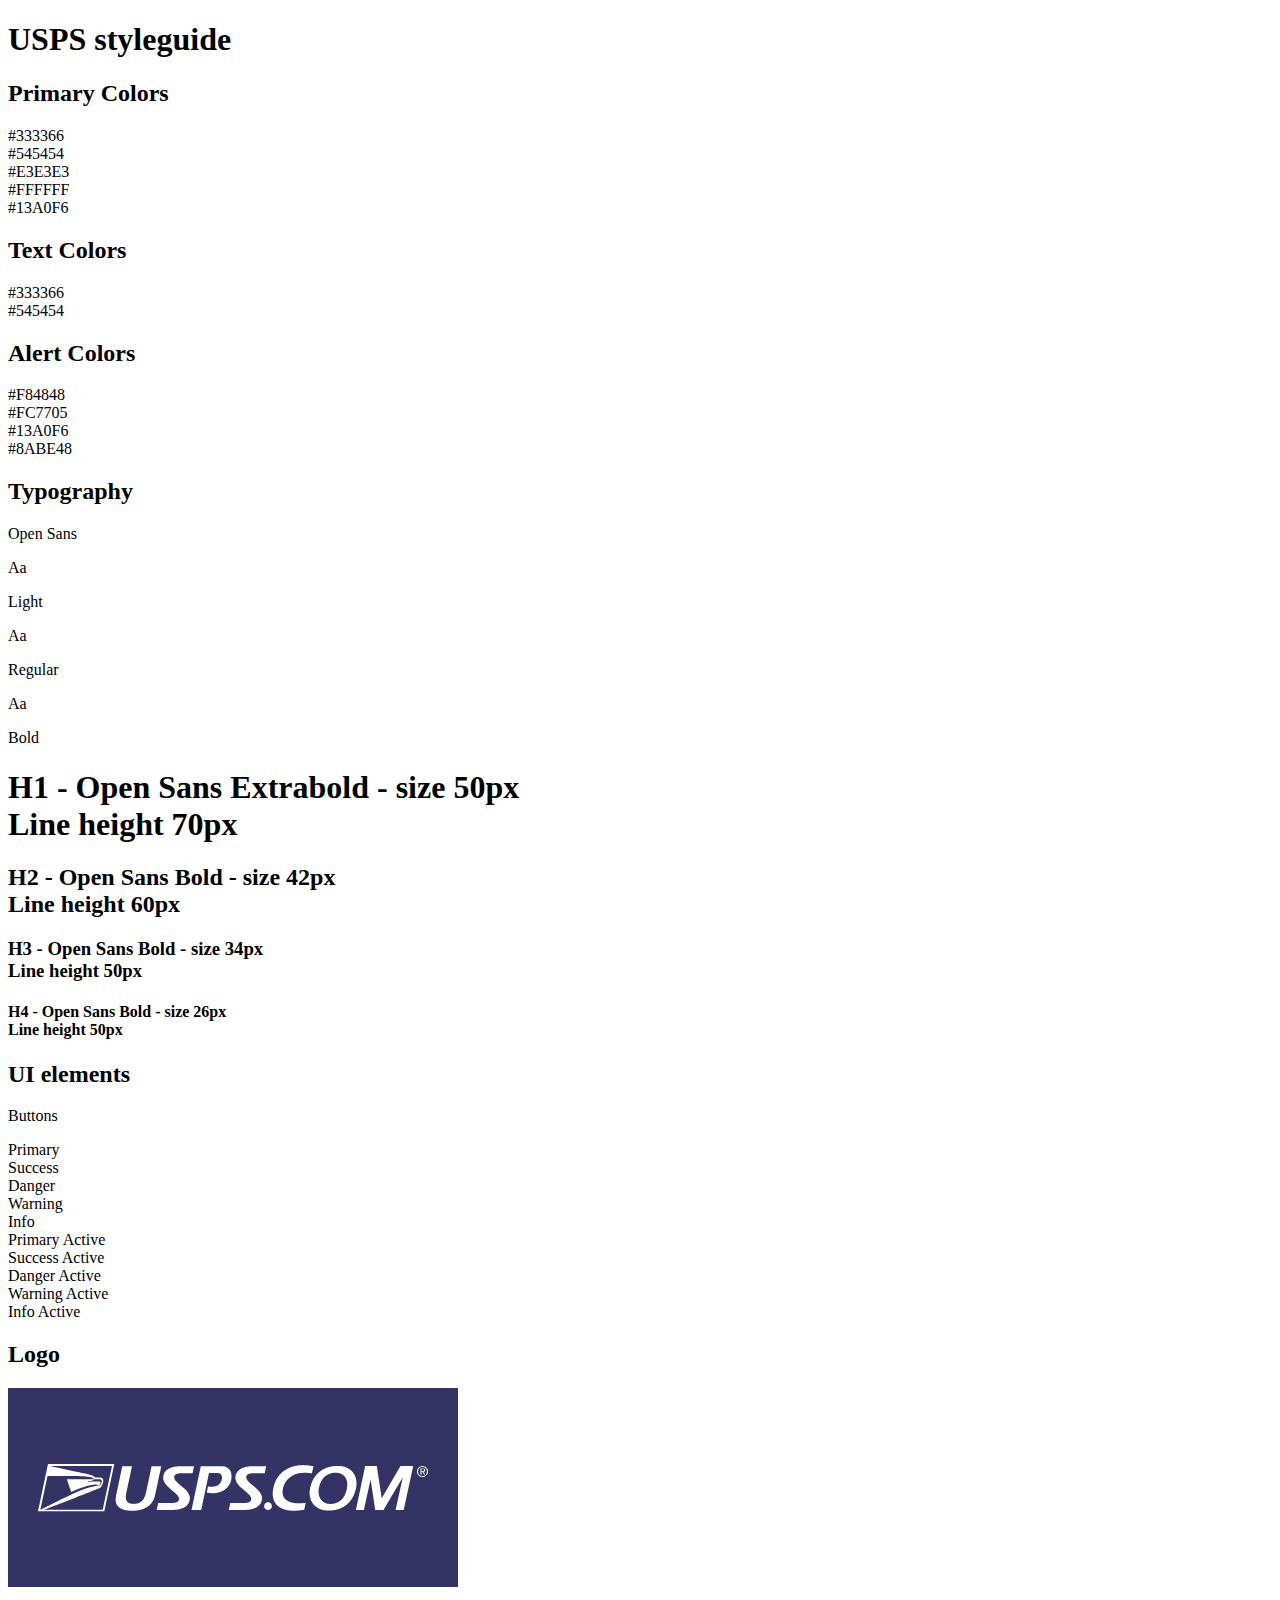
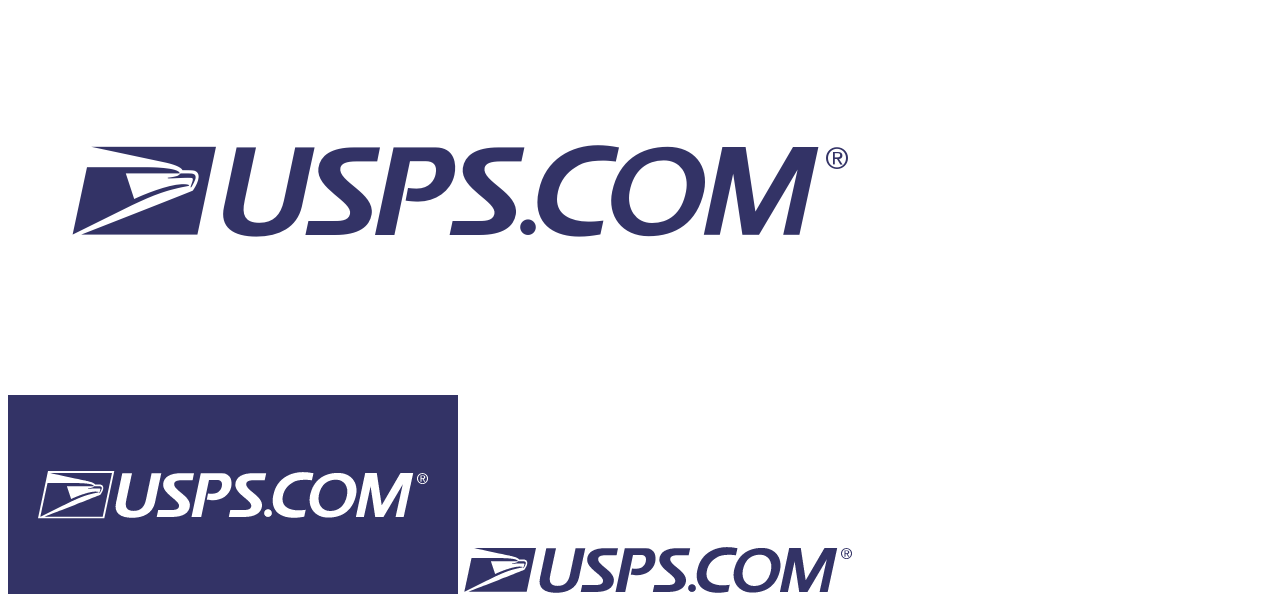
<file: 01_Containers_Structure/solved/index.html>
<!DOCTYPE html>
<html>
<head>
  <title>USPS Style Guide</title>
  <link href="css/style.css" rel="stylesheet" type="text/css">
</head>
<body>
<section class="header"></section>
<section class="colorPalette">
  <h1 id="pageTopic">USPS styleguide</h1>
  <h2 class="sectionHead">Primary Colors</h2>
  <div class="colorContainer">
    <div class="swatch darkBlue"></div>
    <div class="hexCode">#333366</div>
  </div>
  <div class="colorContainer">
    <div class="swatch darkGrey"></div>
    <div class="hexCode">#545454</div>
  </div>
  <div class="colorContainer">
    <div class="swatch lightGrey"></div>
    <div class="hexCode">#E3E3E3</div>
  </div>
  <div class="colorContainer">
    <div class="swatch white"></div>
    <div class="hexCode">#FFFFFF</div>
  </div>
  <div class="colorContainer">
    <div class="swatch lightBlue"></div>
    <div class="hexCode">#13A0F6</div>
  </div>

  <h2 class="sectionHead">Text Colors</h2>
  <div class="colorContainer">
    <div class="swatch darkBlue"></div>
    <div class="hexCode">#333366</div>
  </div>
  <div class="colorContainer">
    <div class="swatch darkGrey"></div>
    <div class="hexCode">#545454</div>
  </div>

  <h2 class="sectionHead">Alert Colors</h2>
  <div class="colorContainer">
    <div class="swatch red"></div>
    <div class="hexCode">#F84848</div>
  </div>
  <div class="colorContainer">
    <div class="swatch orange"></div>
    <div class="hexCode">#FC7705</div>
  </div>
  <div class="colorContainer">
    <div class="swatch lightBlue"></div>
    <div class="hexCode">#13A0F6</div>
  </div>
  <div class="colorContainer">
    <div class="swatch lightGreen"></div>
    <div class="hexCode">#8ABE48</div>
  </div>
</section>
<section class="typography">
  <h2 class="sectionHead">Typography</h2>
  <p>Open Sans</p>
  <div class="type_container">
  <p class="large light">Aa</p>
  <p>Light</p>
  </div>

  <div class="type_container">
  <p class="large regular">Aa</p>
  <p>Regular</p>
  </div>

  <div class="type_container">
  <p class="large bold">Aa</p>
  <p>Bold</p>
  </div>

  <h1>H1 - Open Sans Extrabold - size 50px <br>Line height 70px</h1>
  <h2>H2 - Open Sans Bold - size 42px <br>Line height 60px</h2>
  <h3>H3 - Open Sans Bold - size 34px <br>Line height 50px</h3>
  <h4>H4 - Open Sans Bold - size 26px <br>Line height 50px</h4>
</section>
<section class="uiElements">
    <h2 class="sectionHead">UI elements</h2>
    <p>Buttons</p>
    <div class="buttonContain">
      <div class="button primary">Primary</div>
      <div class="button success">Success</div>
      <div class="button danger">Danger</div>
      <div class="button warning">Warning</div>
      <div class="button info">Info</div>
    </div>
    <div class="buttonContain">
      <div class="button primaryActive">Primary Active</div>
      <div class="button successActive">Success Active</div>
      <div class="button dangerActive">Danger Active</div>
      <div class="button warningActive">Warning Active</div>
      <div class="button infoActive">Info Active</div>
    </div>
</section>
<section class="imagery">
<h2 class="sectionHead">Logo</h2>
<img src="images/Logo-dark.png">
<img src="images/Logo-light.png">
<img src="images/Logo-dark1.png">
<img src="images/Logo-light-1.png">
</section>
</body>
</html>
</file>
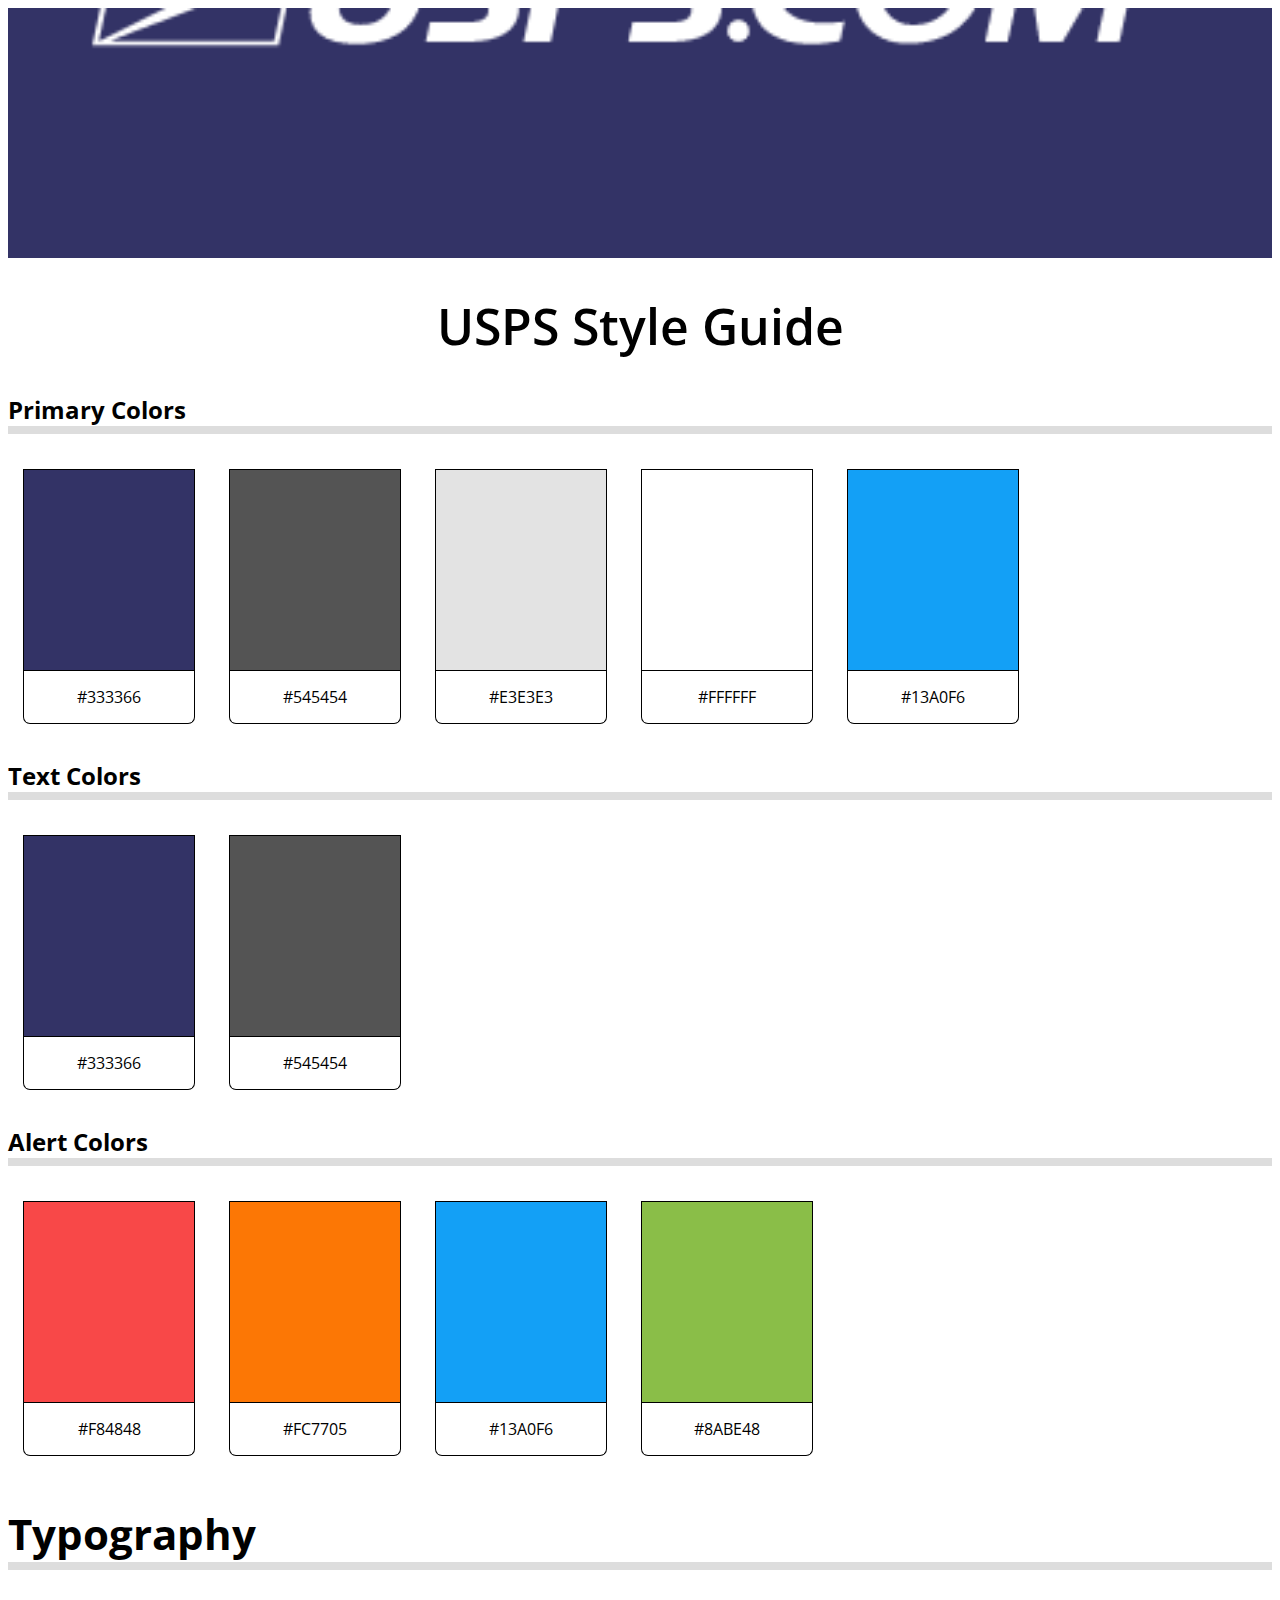
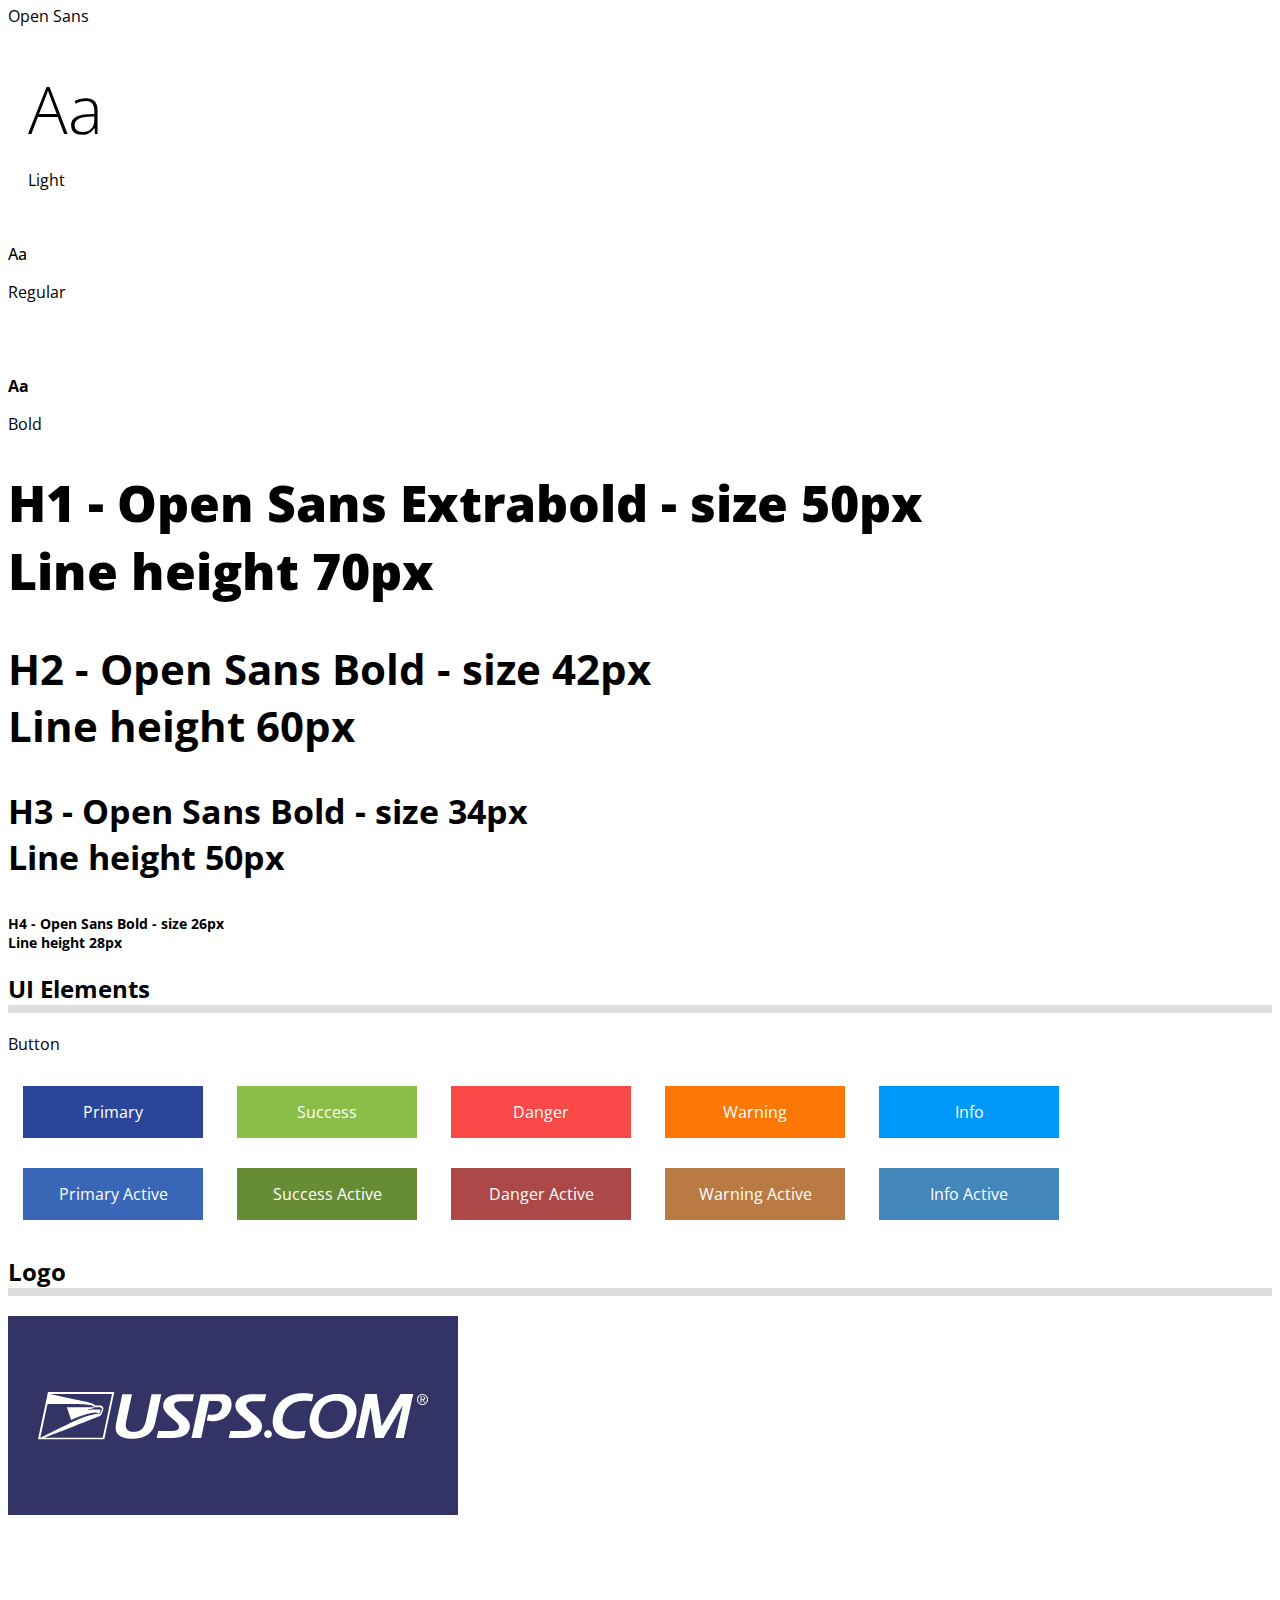
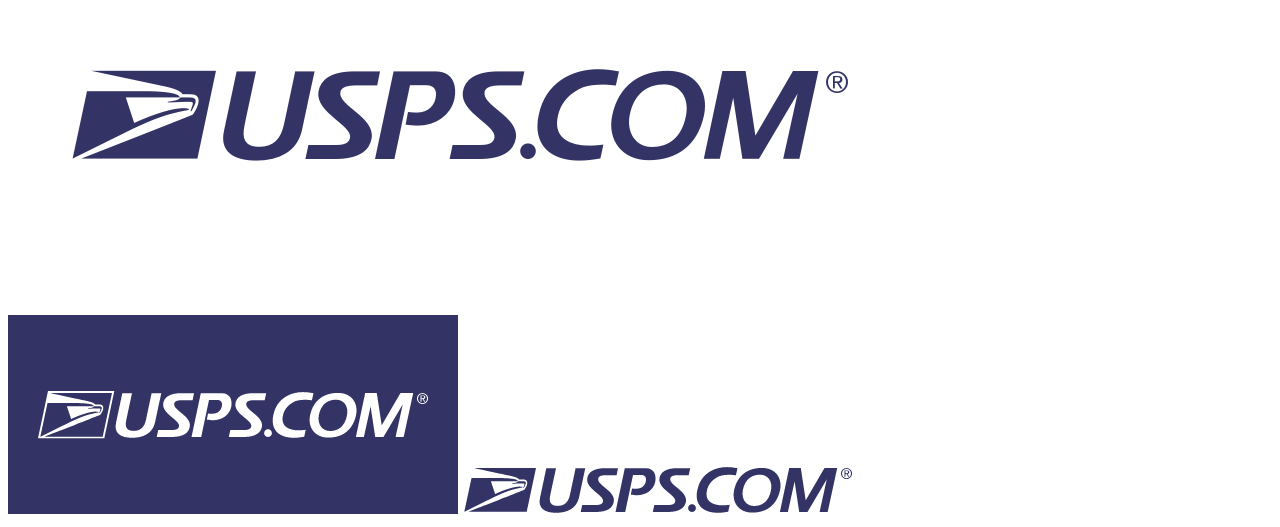
<file: 01_Containers_Structure/unsolved/index.html>
<html>
<head>
  <link rel="stylesheet" href="css\style.css">
  <title>USPS Style Guide</title>
  <link href="https://fonts.googleapis.com/css2?family=Open+Sans&display=swap" rel="stylesheet">
  <link href="css/style.css" rel="stylesheet" type="text/css">
</head>
<body>
<!-- Header section here -->
<section class="header">
</section>

<!-- Color Palette section -->
<section class="colorPalette">
  <h1 id="pageTopic">USPS Style Guide</h1>
  <h2 class="sectionHead">Primary Colors</h2>

  <div class="colorContainer">
    <div class="swatch darkBlue"></div>
    <div class="hexCode">#333366</div>
  </div>

  <div class="colorContainer">
    <div class="swatch darkGrey"></div>
    <div class="hexCode">#545454</div>
  </div>

  <div class="colorContainer">
    <div class="swatch lightGrey"></div>
    <div class="hexCode">#E3E3E3</div>
  </div>

  <div class="colorContainer">
    <div class="swatch white"></div>
    <div class="hexCode">#FFFFFF</div>
  </div>

  <div class="colorContainer">
    <div class="swatch lightBlue"></div>
    <div class="hexCode">#13A0F6</div>
  </div>

  <h2 class="sectionHead">Text Colors</h2>
  <div class="colorContainer">
    <div class="swatch darkBlue"></div>
    <div class="hexCode">#333366</div>
  </div>
  <div class="colorContainer">
    <div class="swatch darkGrey"></div>
    <div class="hexCode">#545454</div>
  </div>
  <h2 class="sectionHead">Alert Colors</h2>
  <div class="colorContainer">
    <div class="swatch red"></div>
    <div class="hexCode">#F84848</div>
  </div>
  <div class="colorContainer">
    <div class="swatch orange"></div>
    <div class="hexCode">#FC7705</div>
  </div>
  <div class="colorContainer">
    <div class="swatch lightBlue"></div>
    <div class="hexCode">#13A0F6</div>
  </div>
  <div class="colorContainer">
    <div class="swatch lightgreen"></div>
    <div class="hexCode">#8ABE48</div>
  </div>
</section>

<!-- Typography Section -->
<section class="typography">
<h2 class="sectionHead">Typography</h2>
<p>Open Sans</p>
<div class="type_container">
  <p class="large light">Aa</p>
  <p>Light</p>
</div>
<div class="type_container"></div>
  <p class="regular">Aa</p>
  <p>Regular</p>
</div>
<div class="type_container"></div>
  <p class="bold">Aa</p>
  <p>Bold</p>
</div>
<h1>H1 - Open Sans Extrabold - size 50px <br> Line height 70px</h1>
<h2>H2 - Open Sans Bold - size 42px <br> Line height 60px</h2>
<h3>H3 - Open Sans Bold - size 34px <br> Line height 50px</h3>
<h4>H4 - Open Sans Bold - size 26px <br> Line height 28px</h4>
</section>
<!-- UI Elements Section -->
<section class="uiElements">
  <h2 class="sectionHead">UI Elements</h2>
  <p>Button</p>
  <div class="buttonContain">
    <div class="button primary">Primary</div>
    <div class="button success">Success</div>
    <div class="button danger">Danger</div>
    <div class="button warning">Warning</div>
    <div class="button info">Info</div>
  </div>
  <div class="buttonContain">
    <div class="button primaryActive">Primary Active</div>
    <div class="button successActive">Success Active</div>
    <div class="button dangerActive">Danger Active</div>
    <div class="button warningActive">Warning Active</div>
    <div class="button infoActive">Info Active</div>
  </div>

</section>
<!-- Imagery Section -->
<section class="imagery">
<h2 class="sectionHead">Logo</h2>
<img src="images\Logo-dark.png">
<img src="images\Logo-light.png">
<img src="images\Logo-dark1.png">
<img src="images\Logo-light-1.png">
</section>
</body>
</html>
</file>
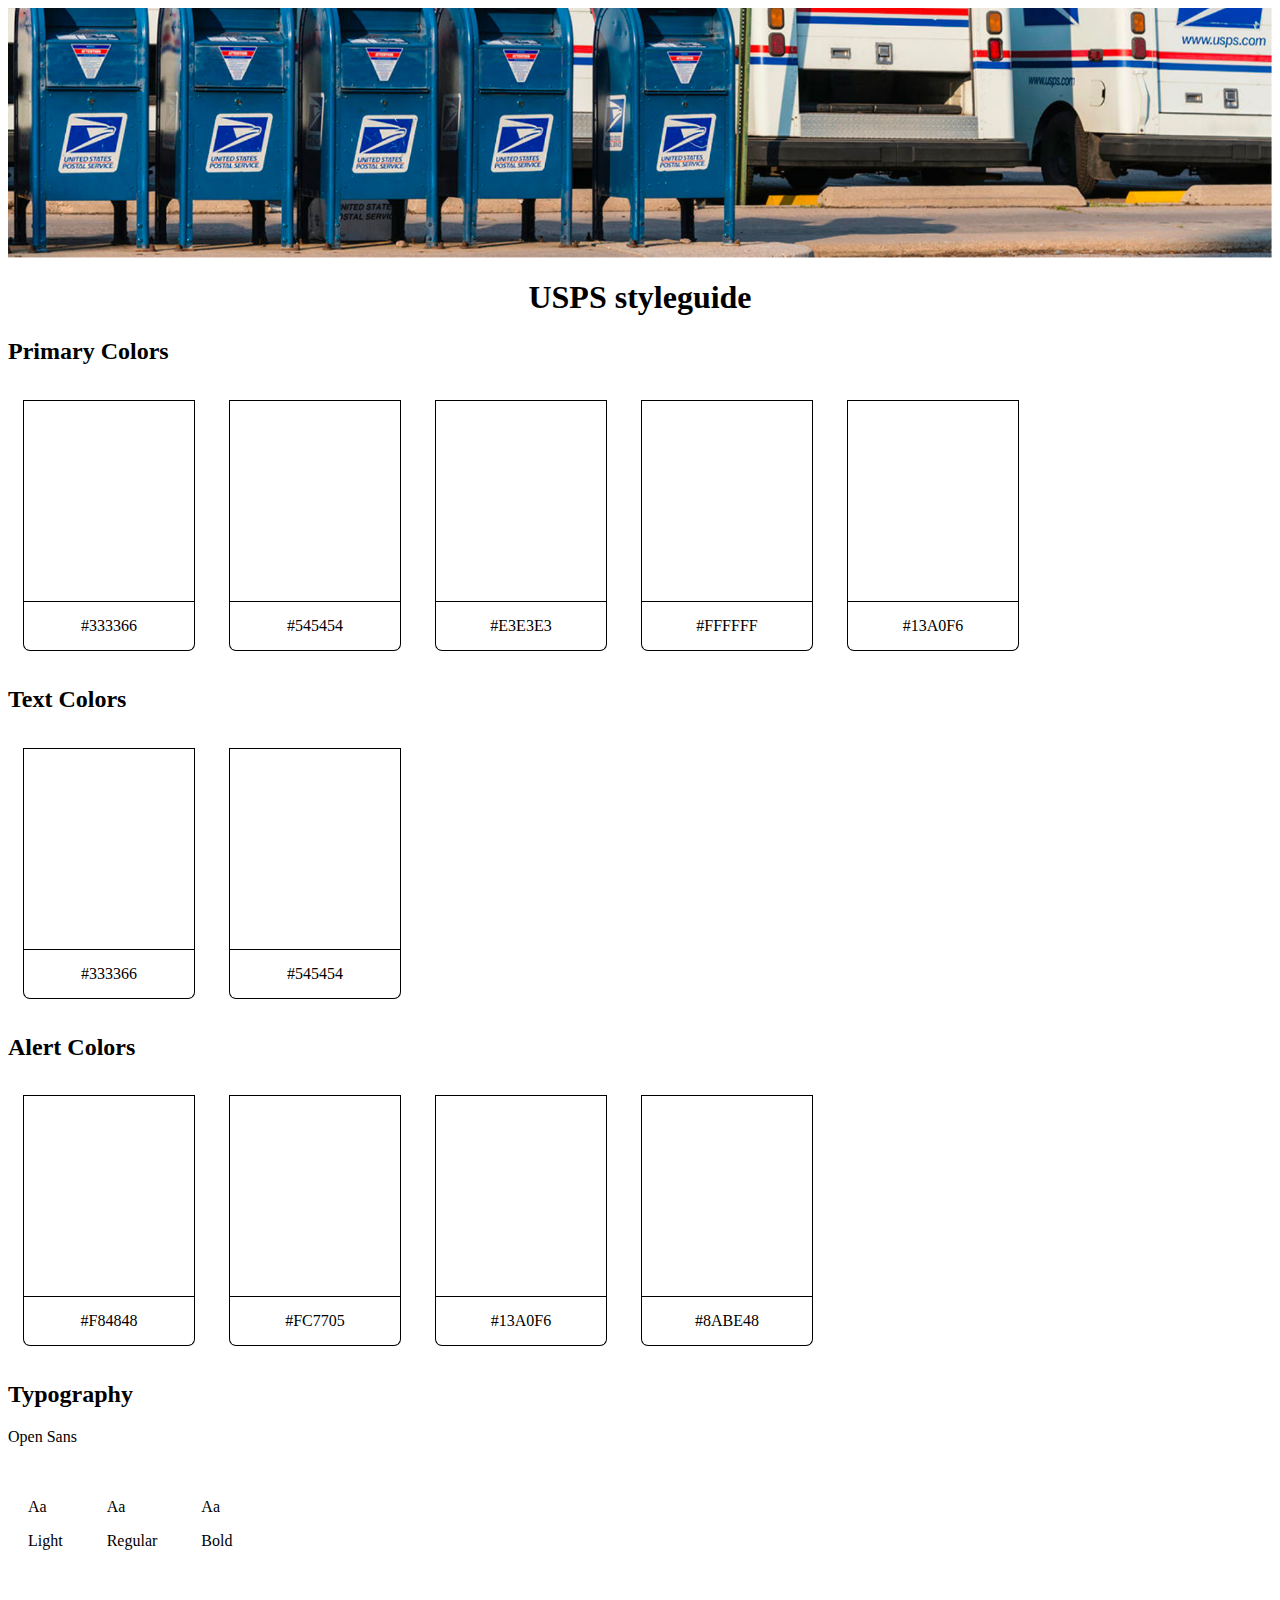
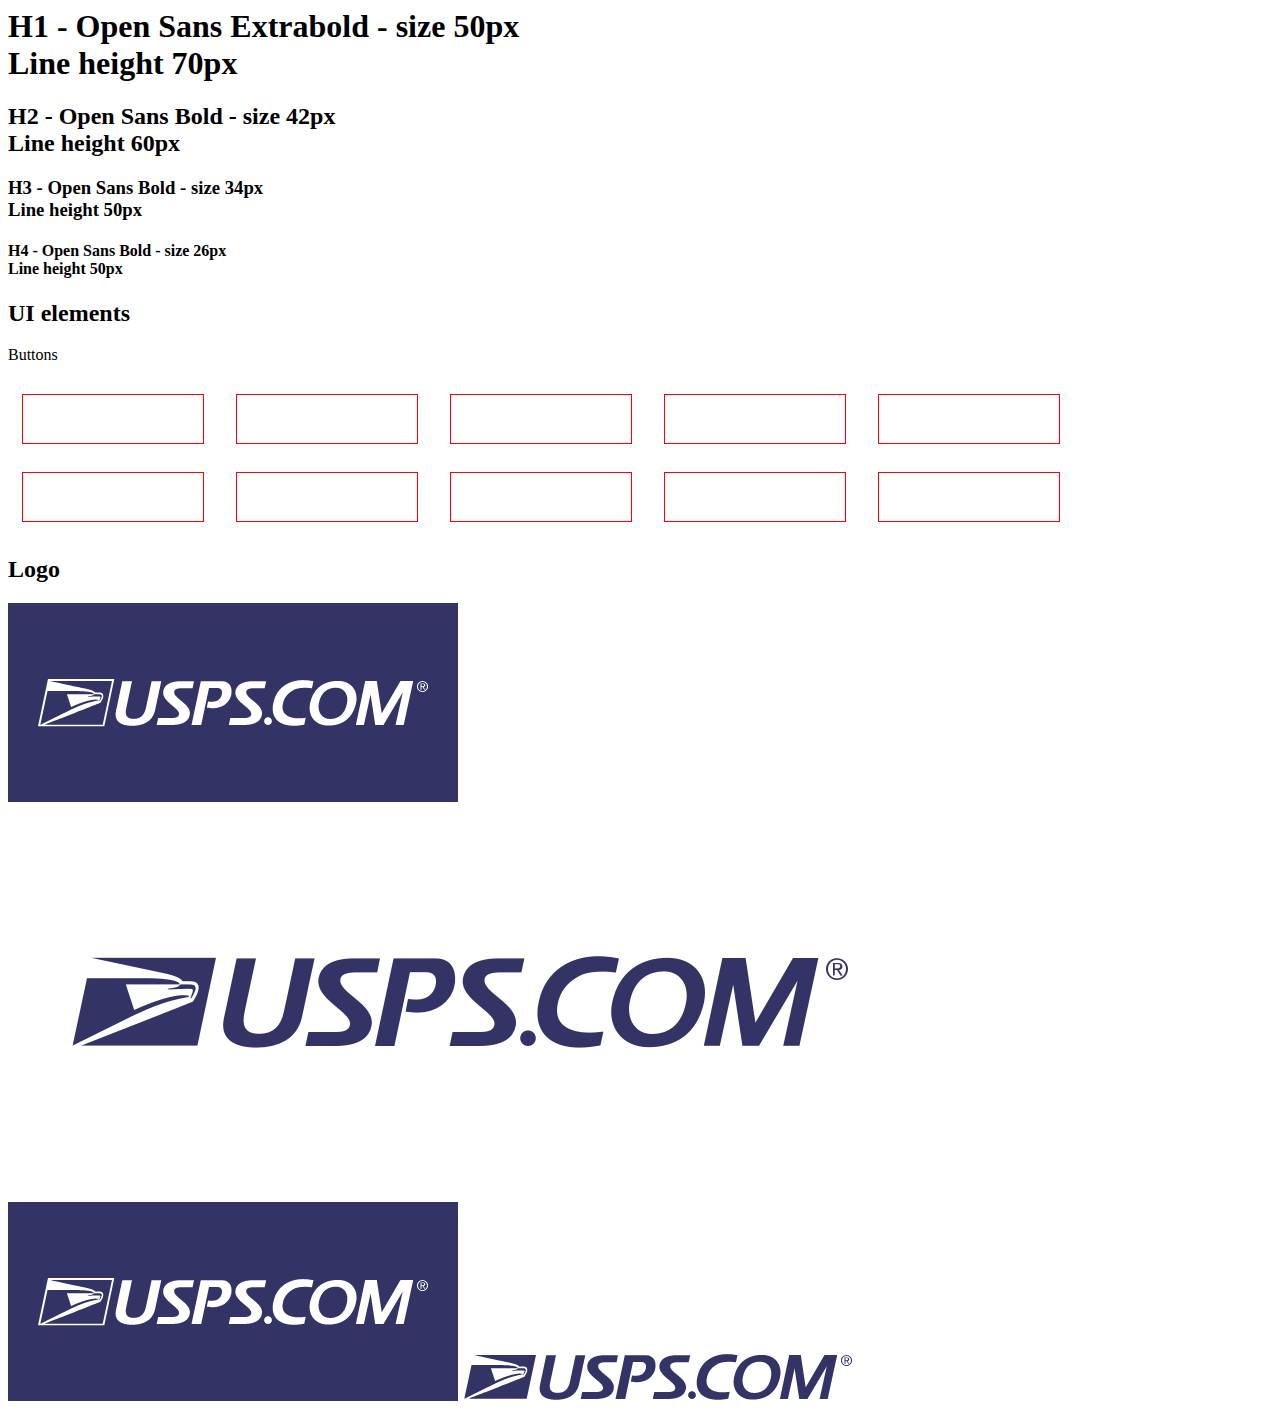
<file: 02_BoxModel/solved/index.html>
<html>
<head>
  <title>USPS Style Guide</title>
  <link href="css/style.css" rel="stylesheet" type="text/css">
</head>
<body>
<section class="header"></section>
<section class="colorPalette">
  <h1 id="pageTopic">USPS styleguide</h1>
  <h2 class="sectionHead">Primary Colors</h2>
  <div class="colorContainer">
    <div class="swatch darkBlue"></div>
    <div class="hexCode">#333366</div>
  </div>
  <div class="colorContainer">
    <div class="swatch darkGrey"></div>
    <div class="hexCode">#545454</div>
  </div>
  <div class="colorContainer">
    <div class="swatch lightGrey"></div>
    <div class="hexCode">#E3E3E3</div>
  </div>
  <div class="colorContainer">
    <div class="swatch white"></div>
    <div class="hexCode">#FFFFFF</div>
  </div>
  <div class="colorContainer">
    <div class="swatch lightBlue"></div>
    <div class="hexCode">#13A0F6</div>
  </div>

  <h2 class="sectionHead">Text Colors</h2>
  <div class="colorContainer">
    <div class="swatch darkBlue"></div>
    <div class="hexCode">#333366</div>
  </div>
  <div class="colorContainer">
    <div class="swatch darkGrey"></div>
    <div class="hexCode">#545454</div>
  </div>

  <h2 class="sectionHead">Alert Colors</h2>
  <div class="colorContainer">
    <div class="swatch red"></div>
    <div class="hexCode">#F84848</div>
  </div>
  <div class="colorContainer">
    <div class="swatch orange"></div>
    <div class="hexCode">#FC7705</div>
  </div>
  <div class="colorContainer">
    <div class="swatch lightBlue"></div>
    <div class="hexCode">#13A0F6</div>
  </div>
  <div class="colorContainer">
    <div class="swatch lightGreen"></div>
    <div class="hexCode">#8ABE48</div>
  </div>
</section>
<section class="typography">
  <h2 class="sectionHead">Typography</h2>
  <p>Open Sans</p>
  <div class="type_container">
  <p class="large light">Aa</p>
  <p>Light</p>
  </div>

  <div class="type_container">
  <p class="large regular">Aa</p>
  <p>Regular</p>
  </div>

  <div class="type_container">
  <p class="large bold">Aa</p>
  <p>Bold</p>
  </div>

  <h1>H1 - Open Sans Extrabold - size 50px <br>Line height 70px</h1>
  <h2>H2 - Open Sans Bold - size 42px <br>Line height 60px</h2>
  <h3>H3 - Open Sans Bold - size 34px <br>Line height 50px</h3>
  <h4>H4 - Open Sans Bold - size 26px <br>Line height 50px</h4>
</section>
<section class="uiElements">
    <h2 class="sectionHead">UI elements</h2>
    <p>Buttons</p>
    <div class="buttonContain">
      <div class="button primary">Primary</div>
      <div class="button success">Success</div>
      <div class="button danger">Danger</div>
      <div class="button warning">Warning</div>
      <div class="button info">Info</div>
    </div>
    <div class="buttonContain">
      <div class="button primaryActive">Primary Active</div>
      <div class="button successActive">Success Active</div>
      <div class="button dangerActive">Danger Active</div>
      <div class="button warningActive">Warning Active</div>
      <div class="button infoActive">Info Active</div>
    </div>
</section>
<section class="imagery">
<h2 class="sectionHead">Logo</h2>
<img src="images/Logo-dark.png">
<img src="images/Logo-light.png">
<img src="images/Logo-dark1.png">
<img src="images/Logo-light-1.png">
</section>
</body>
</html>
</file>
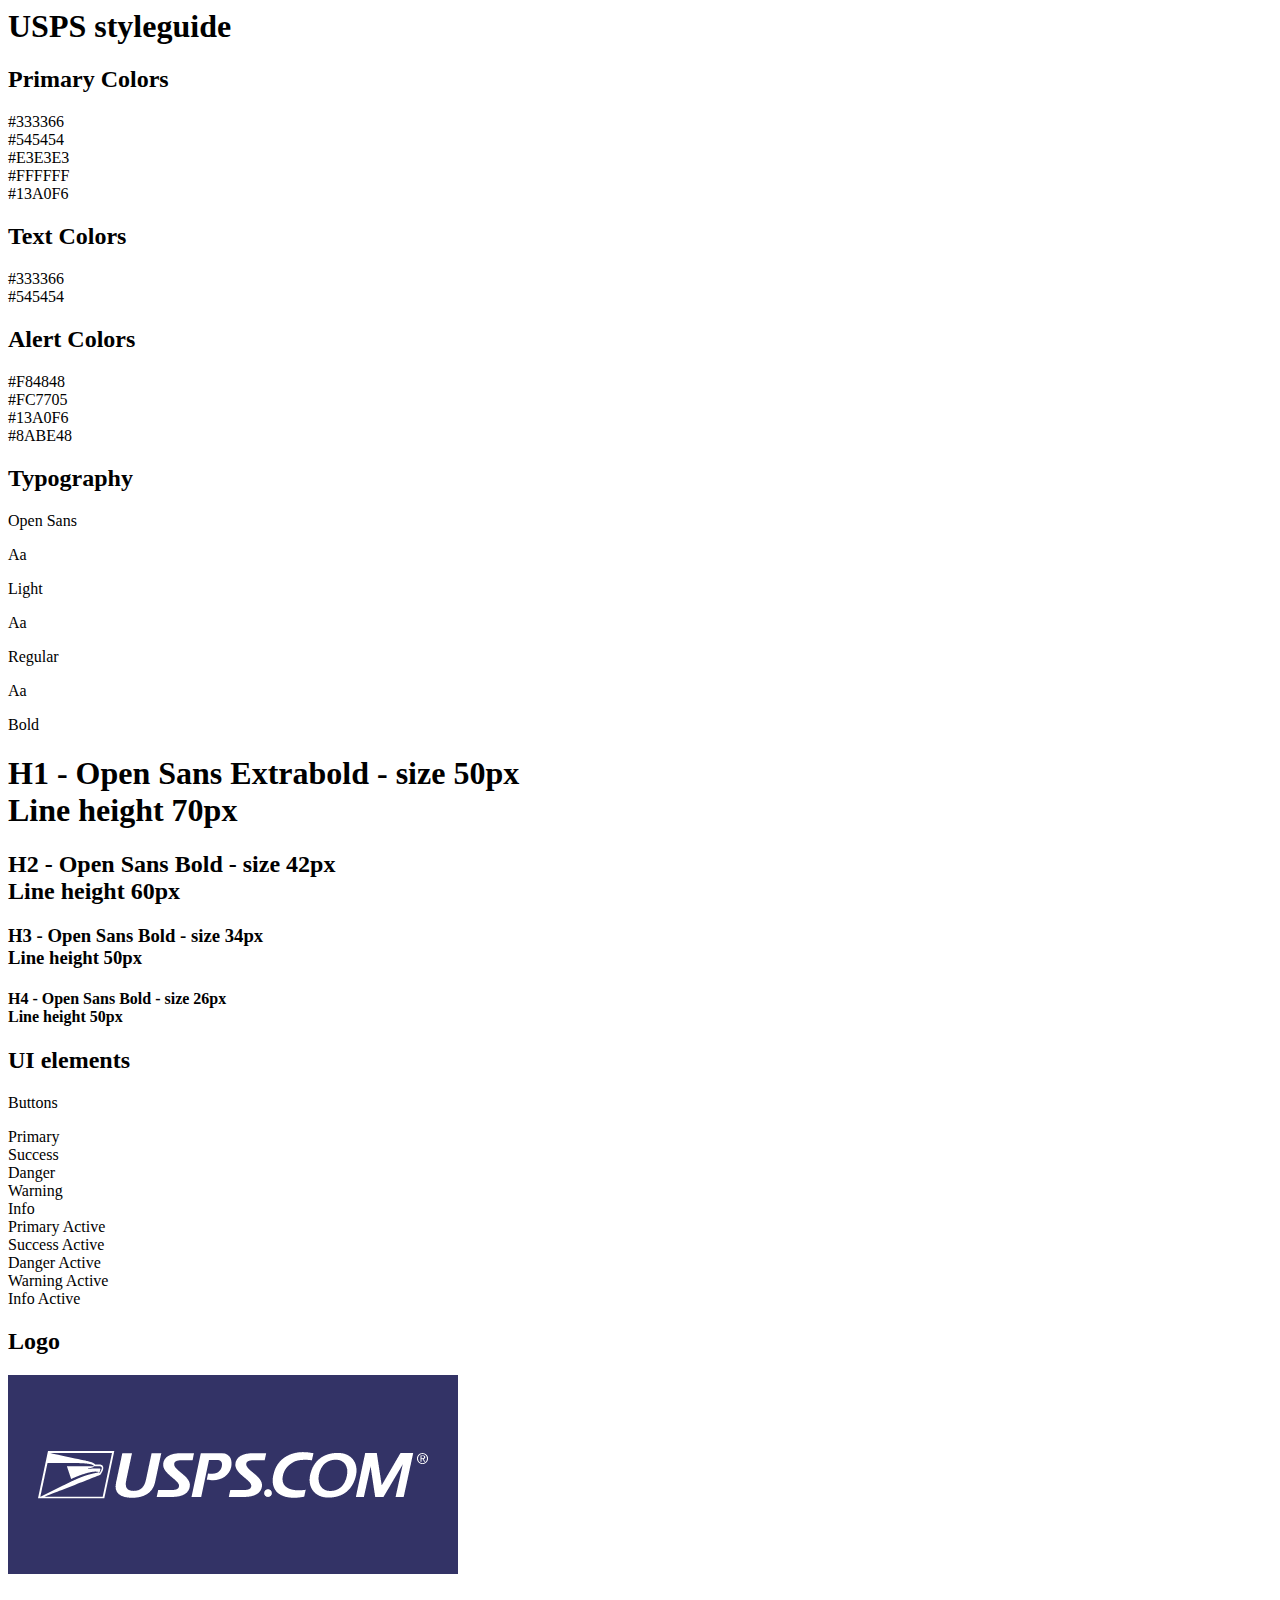
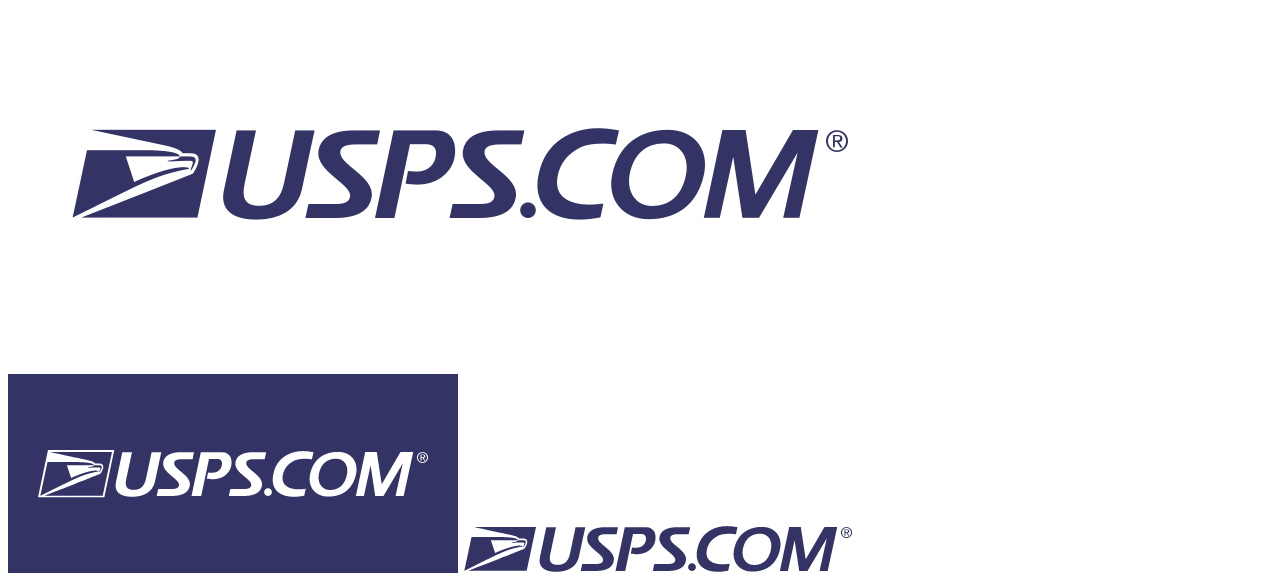
<file: 02_BoxModel/unsolved/index.html>
<html>
<head>
  <title>USPS Style Guide</title>
  <link href="https://fonts.googleapis.com/css?family=Open+Sans&display=swap" rel="stylesheet">
  <link href="css/style.css" rel="stylesheet" type="text/css">
</head>
<body>
<section class="header"></section>
<section class="colorPalette">
  <h1 id="pageTopic">USPS styleguide</h1>
  <h2 class="sectionHead">Primary Colors</h2>
  <div class="colorContainer">
    <div class="swatch darkBlue"></div>
    <div class="hexCode">#333366</div>
  </div>
  <div class="colorContainer">
    <div class="swatch darkGrey"></div>
    <div class="hexCode">#545454</div>
  </div>
  <div class="colorContainer">
    <div class="swatch lightGrey"></div>
    <div class="hexCode">#E3E3E3</div>
  </div>
  <div class="colorContainer">
    <div class="swatch white"></div>
    <div class="hexCode">#FFFFFF</div>
  </div>
  <div class="colorContainer">
    <div class="swatch lightBlue"></div>
    <div class="hexCode">#13A0F6</div>
  </div>

  <h2 class="sectionHead">Text Colors</h2>
  <div class="colorContainer">
    <div class="swatch darkBlue"></div>
    <div class="hexCode">#333366</div>
  </div>
  <div class="colorContainer">
    <div class="swatch darkGrey"></div>
    <div class="hexCode">#545454</div>
  </div>

  <h2 class="sectionHead">Alert Colors</h2>
  <div class="colorContainer">
    <div class="swatch red"></div>
    <div class="hexCode">#F84848</div>
  </div>
  <div class="colorContainer">
    <div class="swatch orange"></div>
    <div class="hexCode">#FC7705</div>
  </div>
  <div class="colorContainer">
    <div class="swatch lightBlue"></div>
    <div class="hexCode">#13A0F6</div>
  </div>
  <div class="colorContainer">
    <div class="swatch lightGreen"></div>
    <div class="hexCode">#8ABE48</div>
  </div>
</section>
<section class="typography">
  <h2 class="sectionHead">Typography</h2>
  <p>Open Sans</p>
  <div class="type_container">
  <p class="large light">Aa</p>
  <p>Light</p>
  </div>

  <div class="type_container">
  <p class="large regular">Aa</p>
  <p>Regular</p>
  </div>

  <div class="type_container">
  <p class="large bold">Aa</p>
  <p>Bold</p>
  </div>

  <h1>H1 - Open Sans Extrabold - size 50px <br>Line height 70px</h1>
  <h2>H2 - Open Sans Bold - size 42px <br>Line height 60px</h2>
  <h3>H3 - Open Sans Bold - size 34px <br>Line height 50px</h3>
  <h4>H4 - Open Sans Bold - size 26px <br>Line height 50px</h4>
</section>
<section class="uiElements">
    <h2 class="sectionHead">UI elements</h2>
    <p>Buttons</p>
    <div class="buttonContain">
      <div class="button primary">Primary</div>
      <div class="button success">Success</div>
      <div class="button danger">Danger</div>
      <div class="button warning">Warning</div>
      <div class="button info">Info</div>
    </div>
    <div class="buttonContain">
      <div class="button primaryActive">Primary Active</div>
      <div class="button successActive">Success Active</div>
      <div class="button dangerActive">Danger Active</div>
      <div class="button warningActive">Warning Active</div>
      <div class="button infoActive">Info Active</div>
    </div>
</section>
<section class="imagery">
<h2 class="sectionHead">Logo</h2>
<img src="images/Logo-dark.png">
<img src="images/Logo-light.png">
<img src="images/Logo-dark1.png">
<img src="images/Logo-light-1.png">
</section>
</body>
</html>
</file>
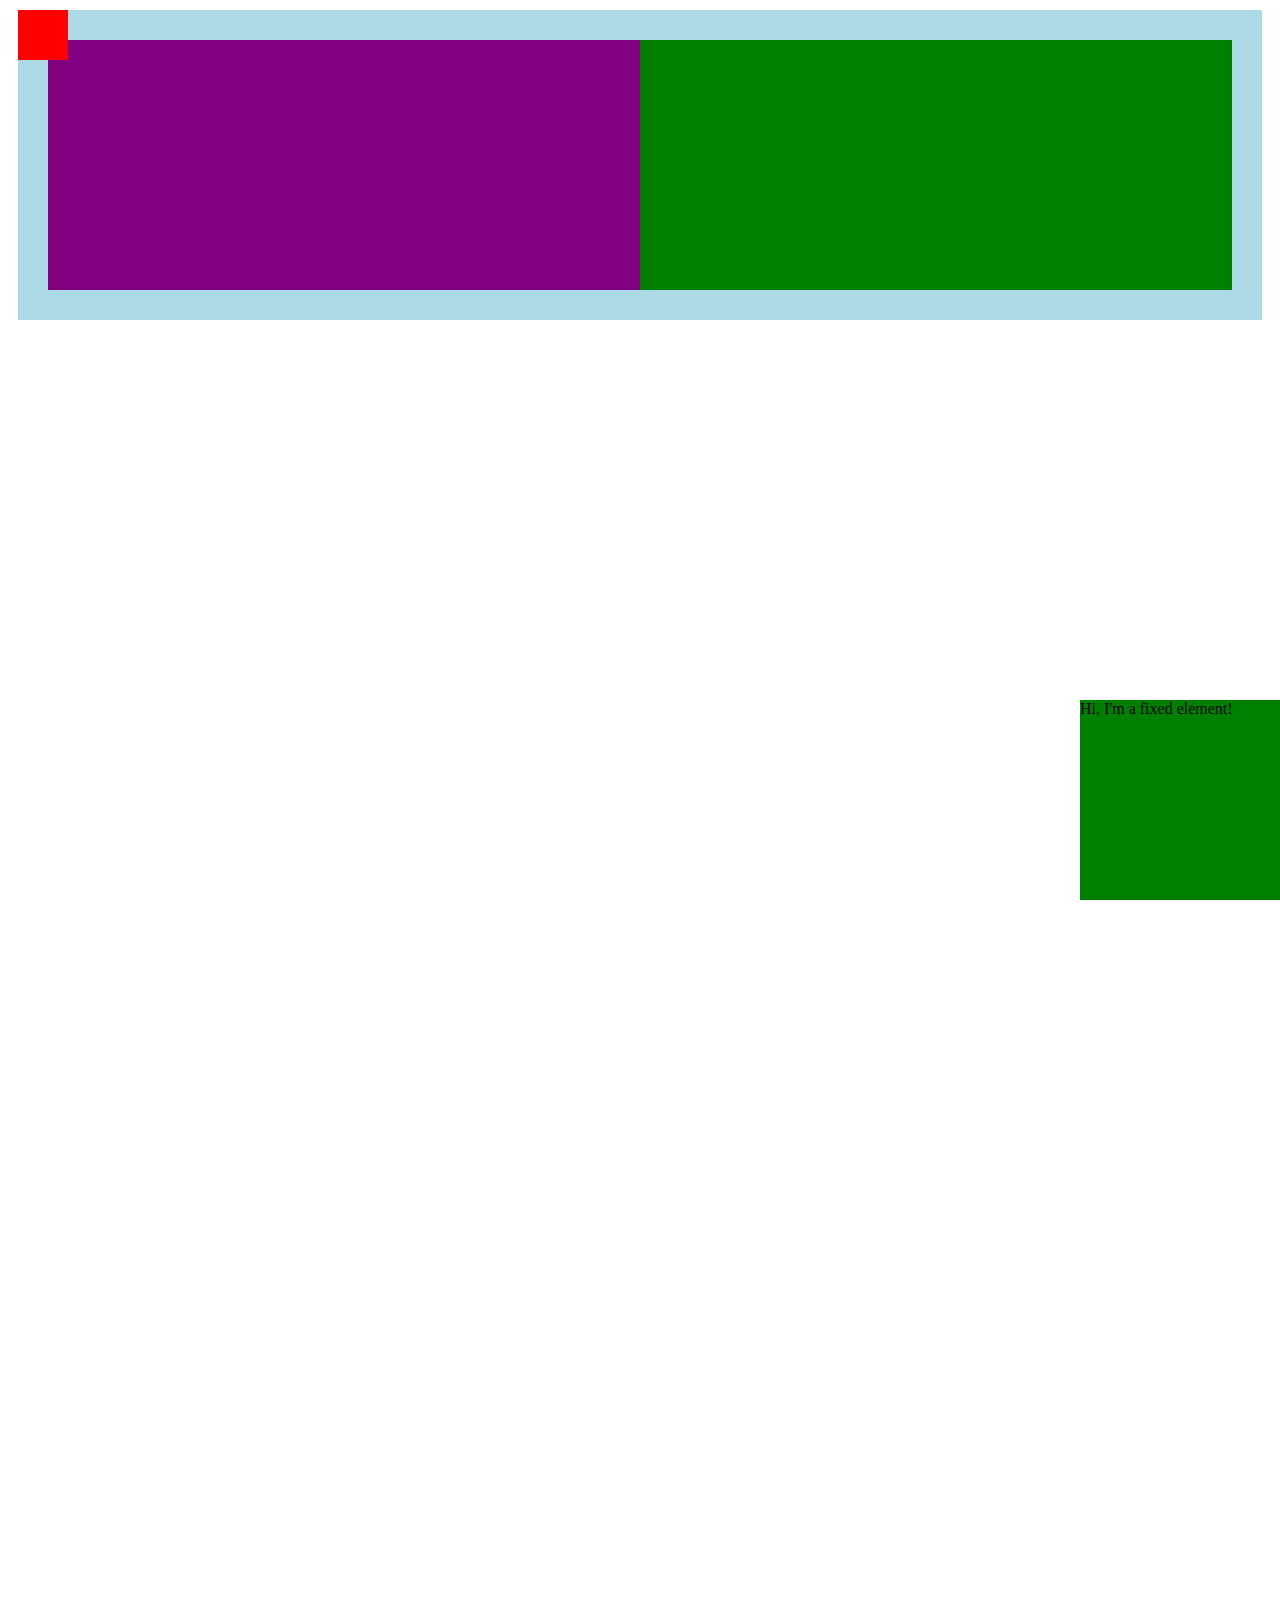
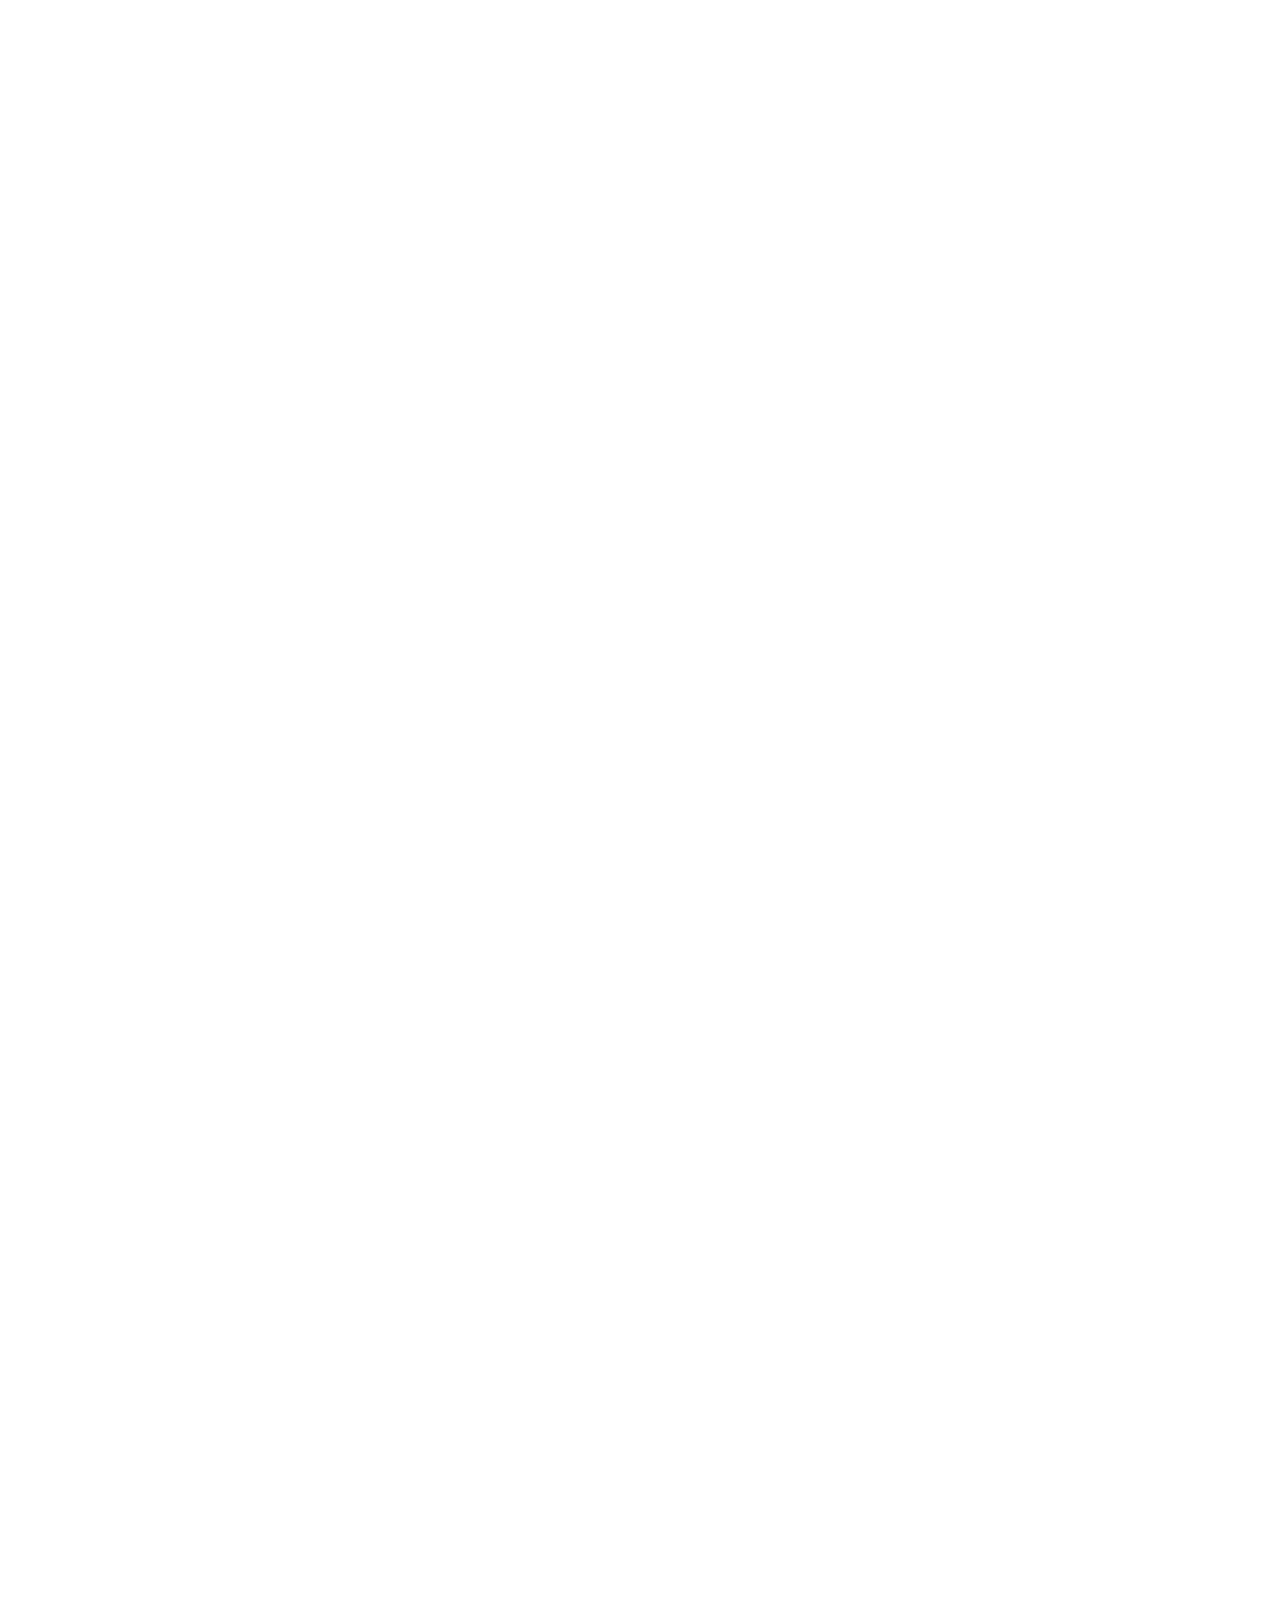
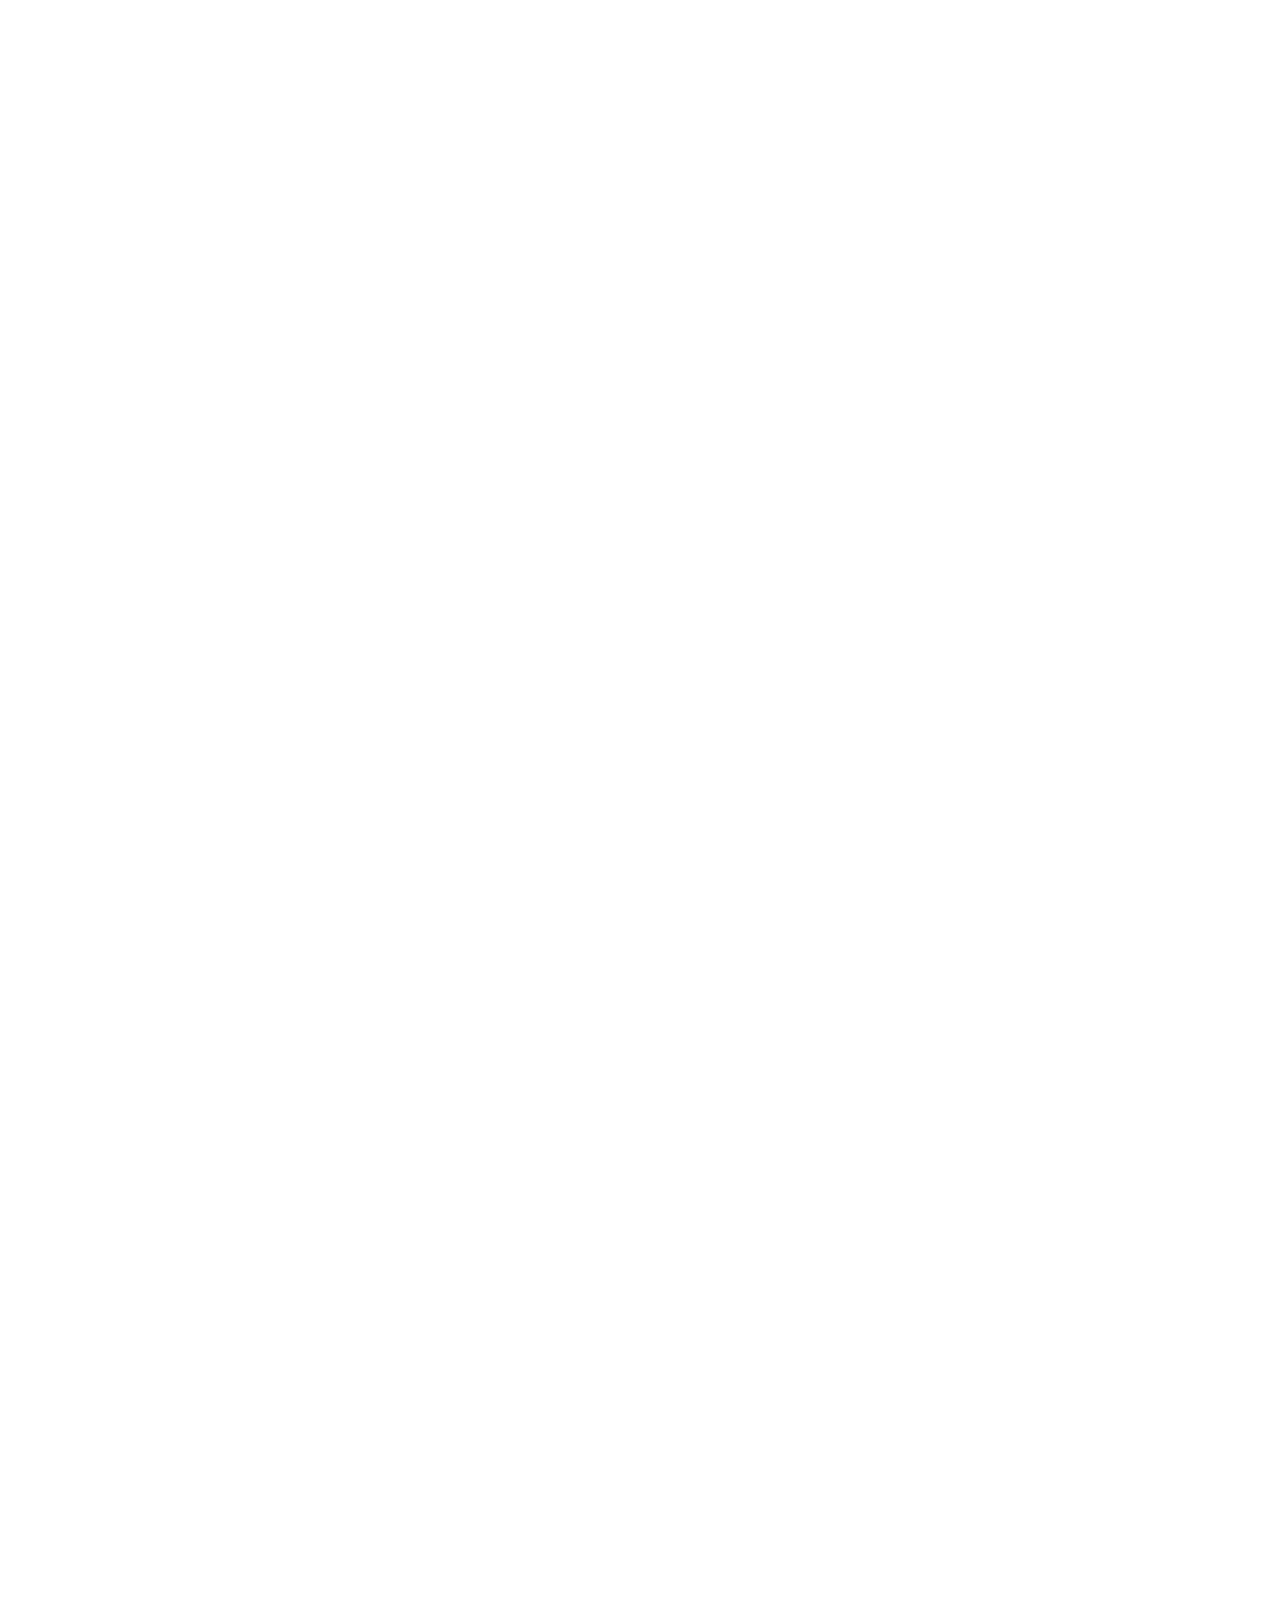
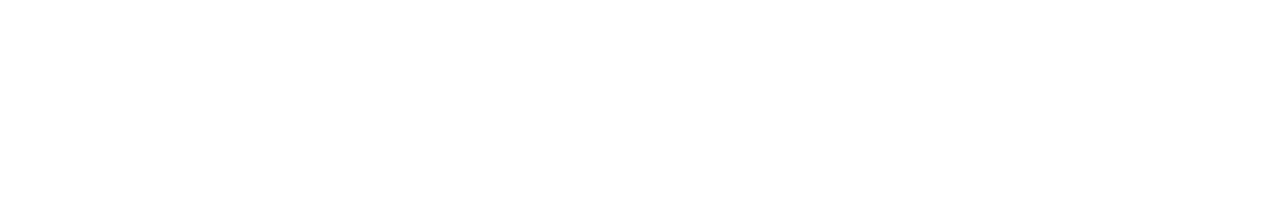
<file: 17.3_activities/02_Positioning_Relative_Absolute/solved/index.html>
<!DOCTYPE html>
<html>
<head>
  <link href="css/index.css" type="text/css" rel="stylesheet">
</head>
<body>
  <section class="relative">
    <div class="left">
      <div class="absolute">
      </div>
    </div>
    <div class="right">
    </div>
  </section>

<div class="fixed">
  Hi, I'm a fixed element!
</div>
</body>
</html>
</file>
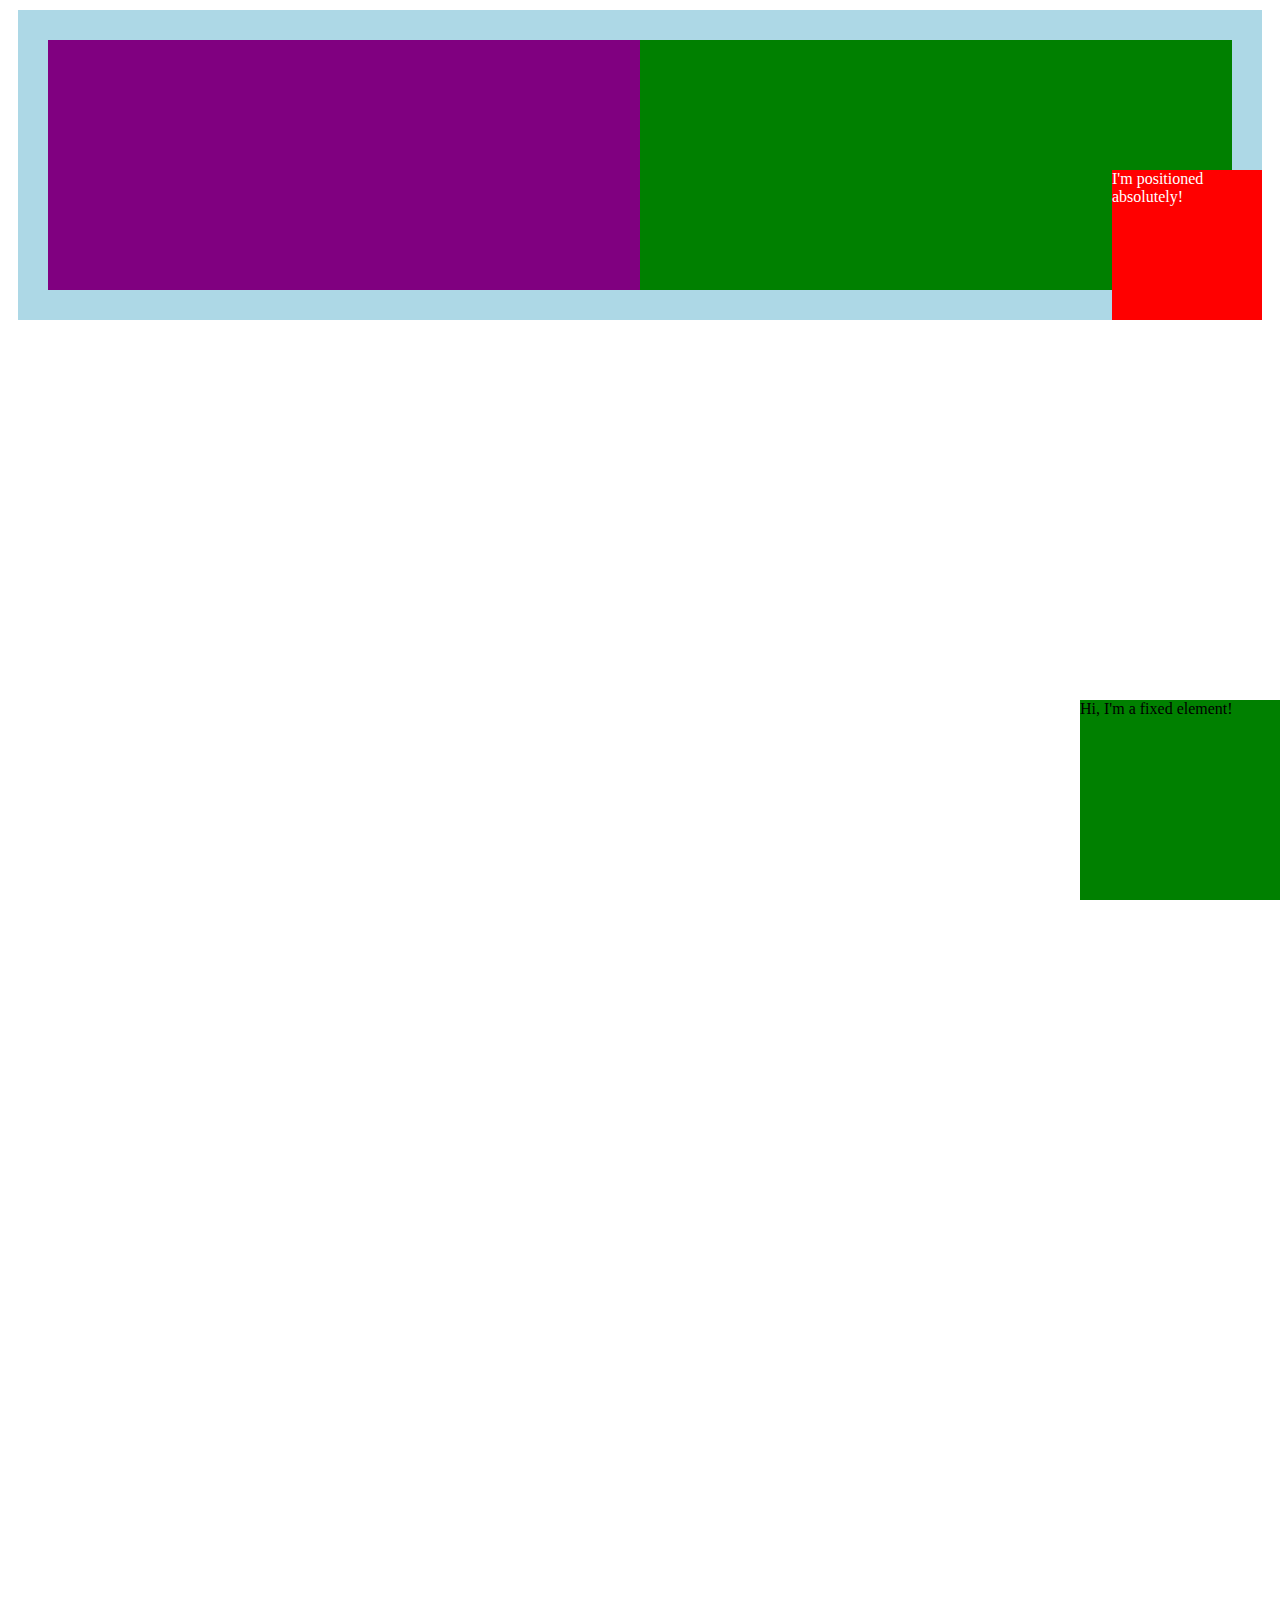
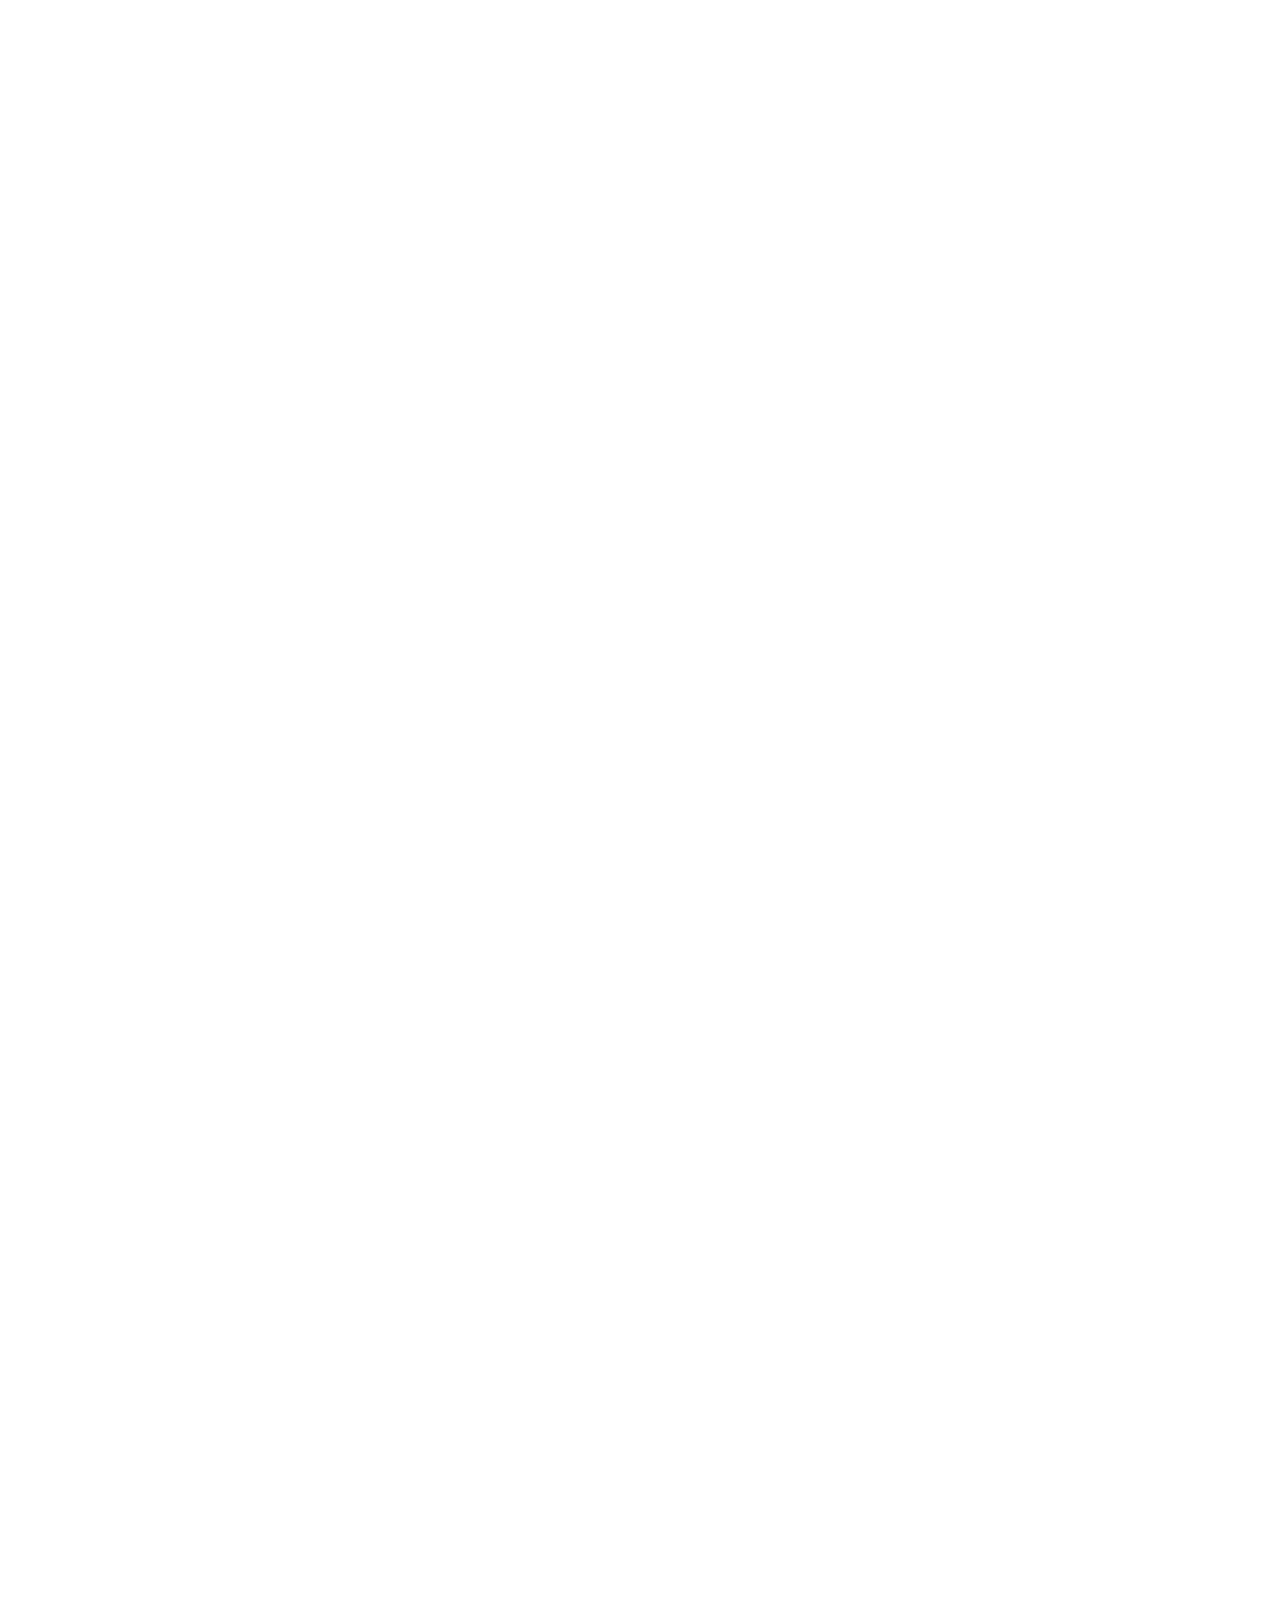
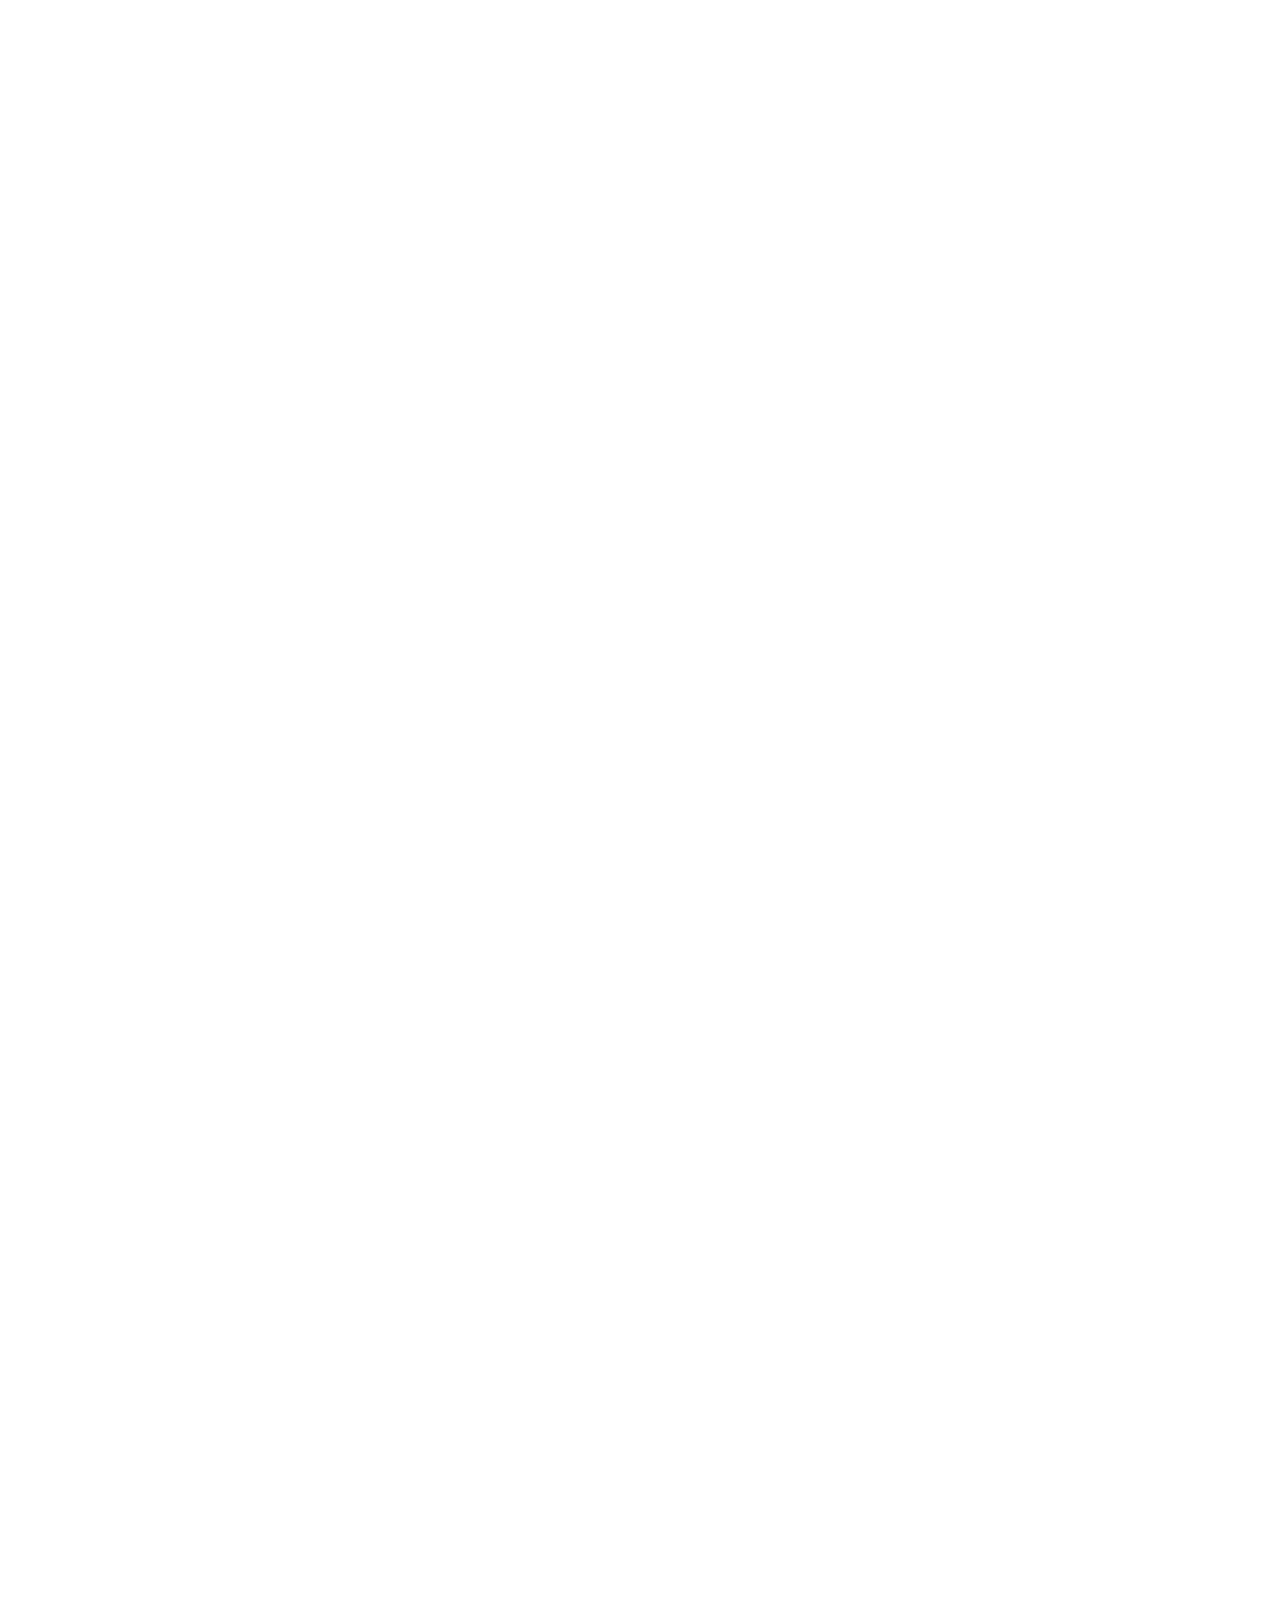
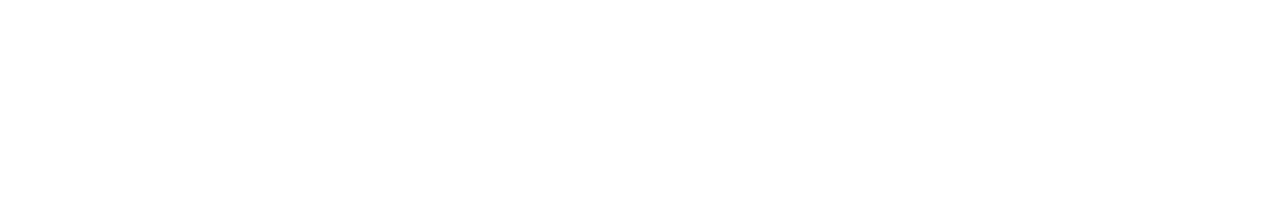
<file: 17.3_activities/02_Positioning_Relative_Absolute/unsolved/index.html>
<!DOCTYPE html>
<html>
<head>
  <link href="css/index.css" type="text/css" rel="stylesheet">
</head>
<body>
  <section class="relative">
    <div class="left">
      <div class="absolute">
        I'm positioned absolutely!
      </div>
    </div>
    <div class="right">
    </div>
  </section>

<div class="fixed">
  Hi, I'm a fixed element!
</div>
</body>
</html>
</file>
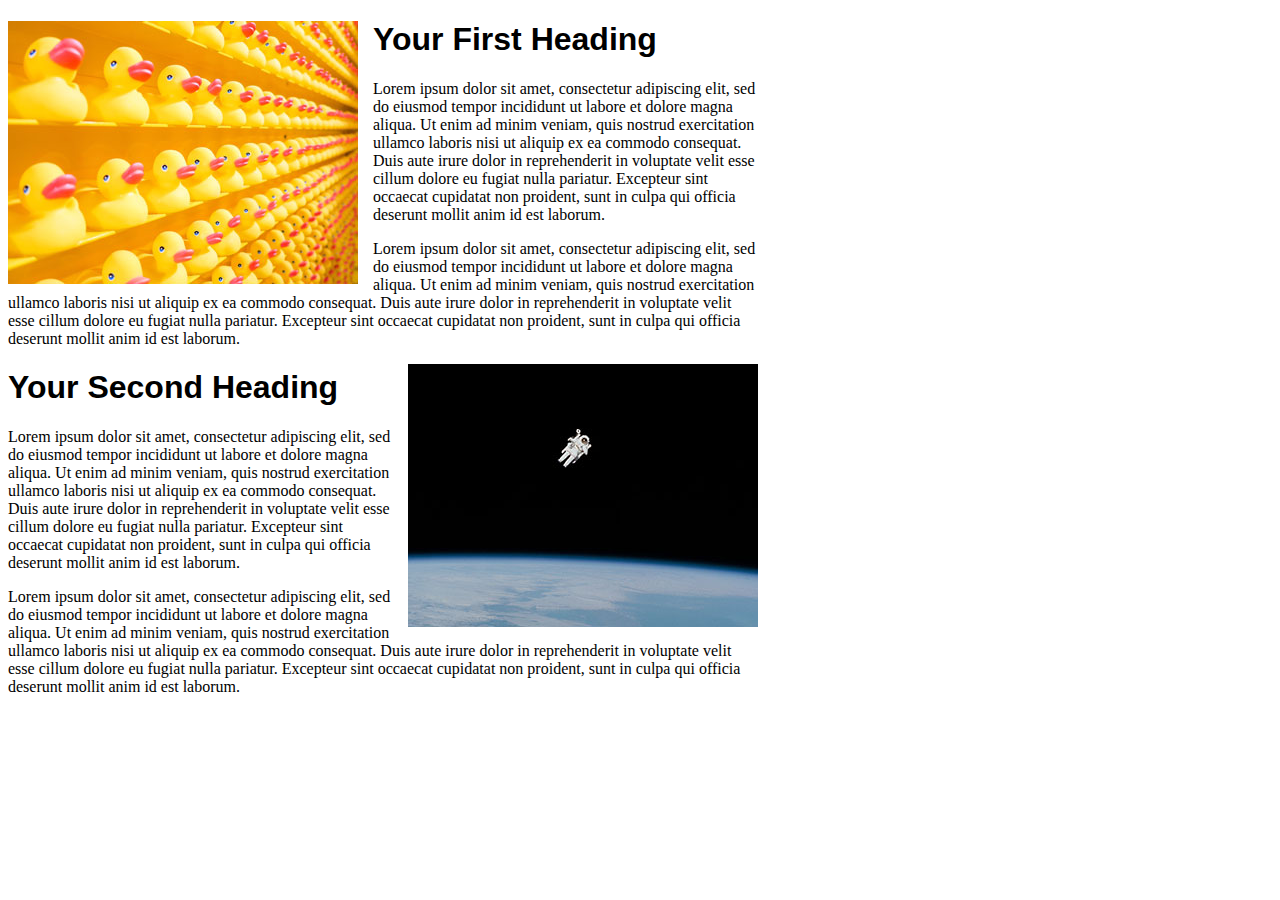
<file: 17.3_activities/01_Positioning_Elements/1_floats/solved/index.html>
<!DOCTYPE html>
<html>
<head>
  <link href="css/index.css" type="text/css" rel="stylesheet">
</head>
<body>
  <div class="separator">
    <img src="images/rubberDucky.jpg" class="left">
    <h1>Your First Heading</h1>
    <p>
      Lorem ipsum dolor sit amet, consectetur adipiscing elit, sed do eiusmod tempor incididunt ut labore et dolore magna aliqua. Ut enim ad minim veniam, quis nostrud exercitation ullamco laboris nisi ut aliquip ex ea commodo consequat. Duis aute irure dolor in reprehenderit in voluptate velit esse cillum dolore eu fugiat nulla pariatur. Excepteur sint occaecat cupidatat non proident, sunt in culpa qui officia deserunt mollit anim id est laborum.
    </p>
    <p>
      Lorem ipsum dolor sit amet, consectetur adipiscing elit, sed do eiusmod tempor incididunt ut labore et dolore magna aliqua. Ut enim ad minim veniam, quis nostrud exercitation ullamco laboris nisi ut aliquip ex ea commodo consequat. Duis aute irure dolor in reprehenderit in voluptate velit esse cillum dolore eu fugiat nulla pariatur. Excepteur sint occaecat cupidatat non proident, sunt in culpa qui officia deserunt mollit anim id est laborum.
    </p>
    <img src="images/space.jpg" class="right">
    <h1>Your Second Heading</h1>
    <p>
      Lorem ipsum dolor sit amet, consectetur adipiscing elit, sed do eiusmod tempor incididunt ut labore et dolore magna aliqua. Ut enim ad minim veniam, quis nostrud exercitation ullamco laboris nisi ut aliquip ex ea commodo consequat. Duis aute irure dolor in reprehenderit in voluptate velit esse cillum dolore eu fugiat nulla pariatur. Excepteur sint occaecat cupidatat non proident, sunt in culpa qui officia deserunt mollit anim id est laborum.
    </p>
    <p>
      Lorem ipsum dolor sit amet, consectetur adipiscing elit, sed do eiusmod tempor incididunt ut labore et dolore magna aliqua.

      Ut enim ad minim veniam, quis nostrud exercitation ullamco laboris nisi ut aliquip ex ea commodo consequat. Duis aute irure dolor in reprehenderit in voluptate velit esse cillum dolore eu fugiat nulla pariatur.

      Excepteur sint occaecat cupidatat non proident, sunt in culpa qui officia deserunt mollit anim id est laborum.
    </p>

  </div>
</body>
</html>
</file>
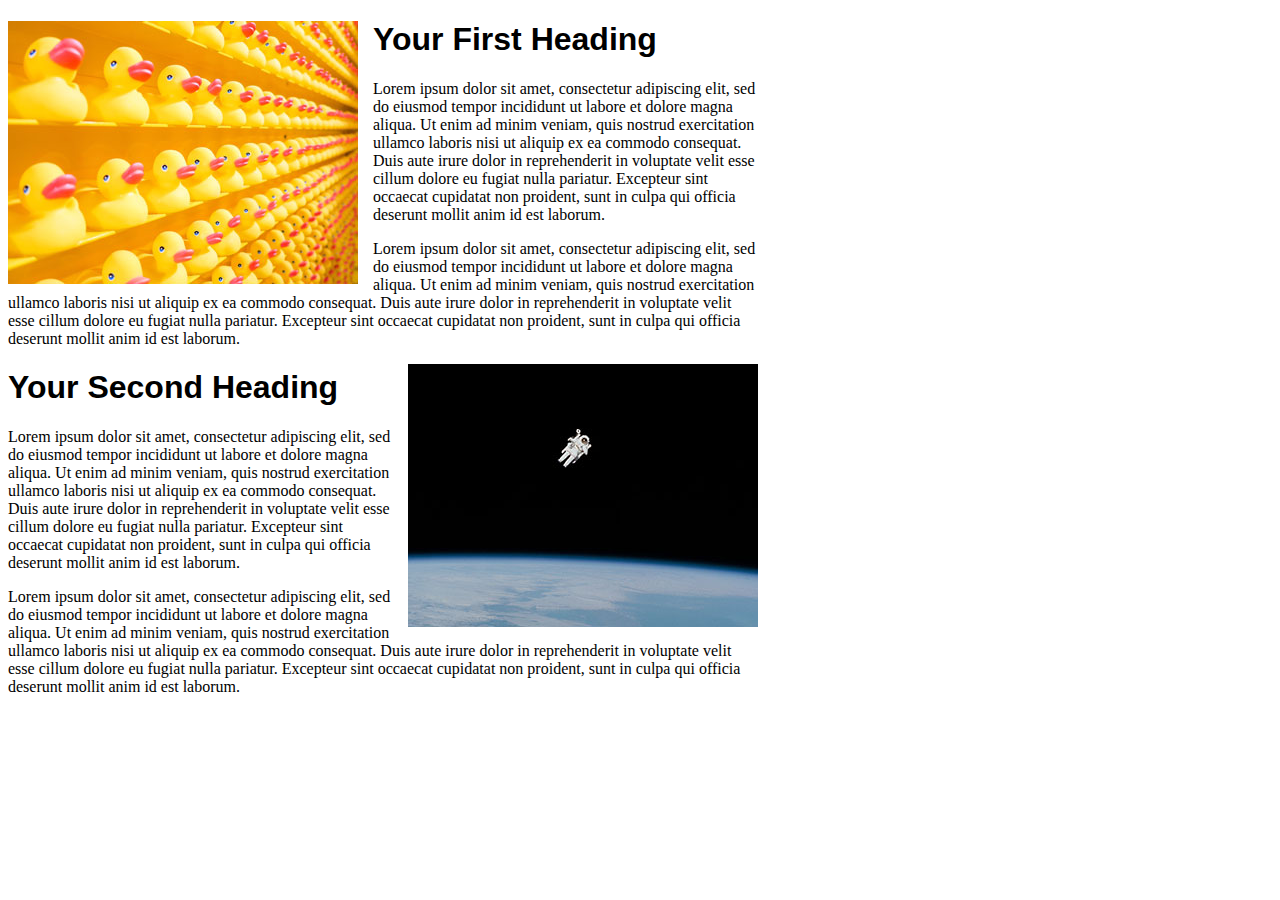
<file: 17.3_activities/01_Positioning_Elements/1_floats/unsolved/index.html>
<!DOCTYPE html>
<html>
<head> 
  <link href="css/index.css" type="text/css" rel="stylesheet">
</head>
<body>
  <div class="separator">
    <img src="images/rubberDucky.jpg" class="left">
    <h1>Your First Heading</h1>
    <p>
      Lorem ipsum dolor sit amet, consectetur adipiscing elit, sed do eiusmod tempor incididunt ut labore et dolore magna aliqua. Ut enim ad minim veniam, quis nostrud exercitation ullamco laboris nisi ut aliquip ex ea commodo consequat. Duis aute irure dolor in reprehenderit in voluptate velit esse cillum dolore eu fugiat nulla pariatur. Excepteur sint occaecat cupidatat non proident, sunt in culpa qui officia deserunt mollit anim id est laborum.
    </p>
    <p>
      Lorem ipsum dolor sit amet, consectetur adipiscing elit, sed do eiusmod tempor incididunt ut labore et dolore magna aliqua. Ut enim ad minim veniam, quis nostrud exercitation ullamco laboris nisi ut aliquip ex ea commodo consequat. Duis aute irure dolor in reprehenderit in voluptate velit esse cillum dolore eu fugiat nulla pariatur. Excepteur sint occaecat cupidatat non proident, sunt in culpa qui officia deserunt mollit anim id est laborum.
    </p>
    <img src="images/space.jpg" class="right">
    <h1>Your Second Heading</h1>
    <p>
      Lorem ipsum dolor sit amet, consectetur adipiscing elit, sed do eiusmod tempor incididunt ut labore et dolore magna aliqua. Ut enim ad minim veniam, quis nostrud exercitation ullamco laboris nisi ut aliquip ex ea commodo consequat. Duis aute irure dolor in reprehenderit in voluptate velit esse cillum dolore eu fugiat nulla pariatur. Excepteur sint occaecat cupidatat non proident, sunt in culpa qui officia deserunt mollit anim id est laborum.
    </p>
    <p>
      Lorem ipsum dolor sit amet, consectetur adipiscing elit, sed do eiusmod tempor incididunt ut labore et dolore magna aliqua.

      Ut enim ad minim veniam, quis nostrud exercitation ullamco laboris nisi ut aliquip ex ea commodo consequat. Duis aute irure dolor in reprehenderit in voluptate velit esse cillum dolore eu fugiat nulla pariatur.

      Excepteur sint occaecat cupidatat non proident, sunt in culpa qui officia deserunt mollit anim id est laborum.
    </p>

  </div>
</body>
</html>
</file>
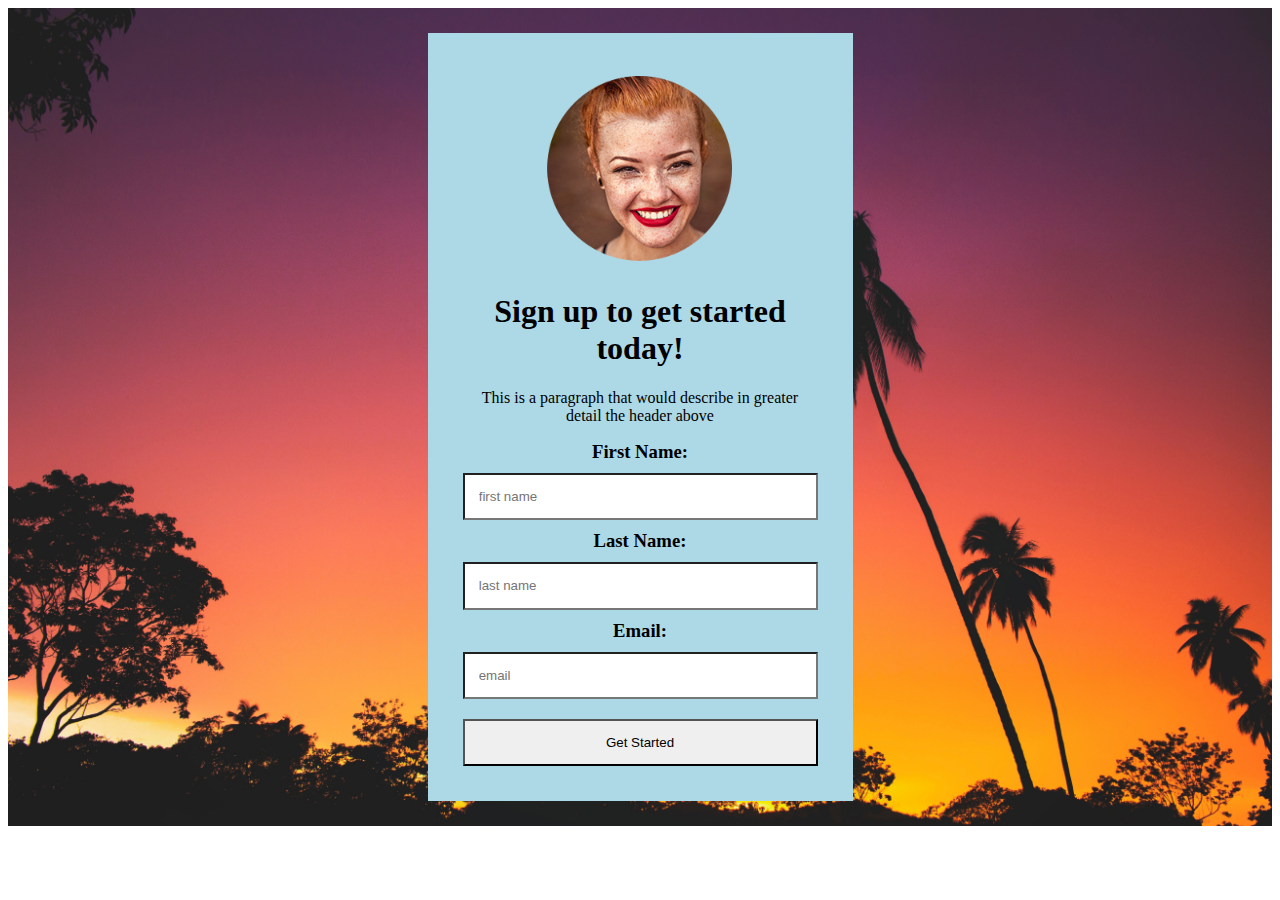
<file: 17.3_activities/01_Positioning_Elements/2_block_and_inline_elements/solved/index.html>
<!DOCTYPE html>
<html>
<head>
  <link href="css/index.css" type="text/css" rel="stylesheet">
</head>
<body>
  <section>
    <div class="block_element">
      <img src="images/face.png">
      <h1>Sign up to get started today!</h1>
      <p>This is a paragraph that would describe in greater detail the header above</p>
      <form>
        <h3>First Name:</h3>
        <input type="text" placeholder="first name"></input>
        <h3>Last Name:</h3>
        <input type="text" placeholder="last name"></input>
        <h3>Email:</h3>
        <input type="text" placeholder="email"></input>
        <input class="submit" type="submit" value="Get Started"></input>
      </form>
    </div>
  </section>
</body>
</html>
</file>
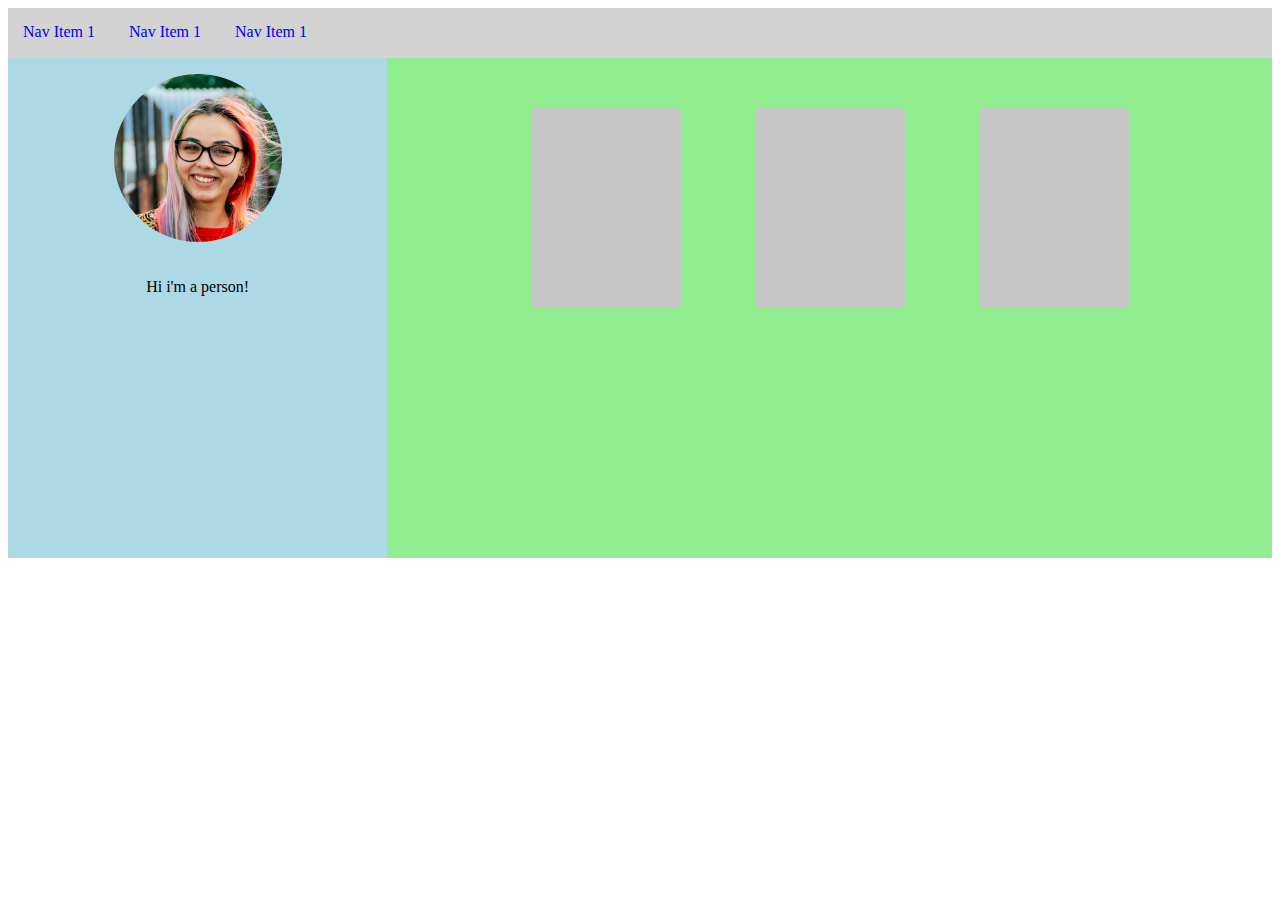
<file: 17.3_activities/01_Positioning_Elements/3_inline_block_elements/solved/index.html>
<!DOCTYPE html>
<html>
<head>
  <link href="css/index.css" rel="stylesheet" type="text/css">
</head>

<body>
  <nav>
    <div class="block_element">
      <a href="https://google.com"><div class="inline-block">Nav Item 1</div></a>
      <a href="https://google.com"><div class="inline-block">Nav Item 1</div></a>
      <a href="https://google.com"><div class="inline-block">Nav Item 1</div></a>
    </div>
  </nav>

  <section class="wrapper">
    <div class="left">
      <img src="images/person.png">
      <p>Hi i'm a person!</p>
    </div>
    <div class="right">
      <div class="card">
      </div>
      <div class="card">
      </div>
      <div class="card">
      </div>
    </div>
  </section>
</body>
</html>
</file>
<file: 01_Containers_Structure/solved/css/style.css>
/*  Hi! your going to write styles here in the next couple activities. */
</file>
<file: 01_Containers_Structure/unsolved/css/style.css>
/*  Hi! your going to write styles here in the next couple activities. */
.header{
    height: 250px;
    max-height: 500px;
    background-image: url(../images/Logo-dark1.png);
    background-size: cover;
    background-repeat: no-repeat;
    background-position: bottom;
}

#pageTopic{
    text-align: center;
    font-size: 50px;
    font-weight: 600;
}

.colorContainer{
    display: inline-block;
    margin: 15px;
}

.swatch{
    height: 200px;
    width: 170px;
    border: 1px solid black;
}

.hexCode{
    padding: 15px;
    text-align: center;
    border: 1px solid black;
    border-top: none;
    border-bottom-left-radius: 7px;
    border-bottom-right-radius: 7px;
}

.type_container{
    display: inline-block;
    margin: 20px;
}

.button{
    display: inline-block;
    padding: 15px;
    margin: 15px;
    width: 150px;
    text-align: center;
    color: white;
}
/*Primary Colors*/
.darkBlue{
    background-color: #333366;
}

.darkGrey{
    background-color: #545454;
}

.lightGrey{
    background-color: #e3e3e3;
}

.white{
    background-color: #ffffff;
}

.lightBlue{
    background-color: #12A0f6;
}

.red{
    background-color: #f84848;
}

.orange{
    background-color: #fc7705;
}

.lightBlue{
    background-color: #13a0f6;
}

.lightGreen{
    background-color: #8abe48;
}

/*UI elements*/
.primary{
    background-color: #2b459a;
}

.success{
    background-color: #8abe48;
}

.danger{
    background-color: #f84848;
}

.warning{
    background-color: #fc7705;
}

.info{
    background-color: #0099fa;
}

.primaryActive{
    background-color: #3a66b7;
}

.successActive{
    background-color: #668c35;
}

.dangerActive{
    background-color: #ad4848;
}

.warningActive{
    background-color: #ba7a43;
}

.infoActive{
    background-color: #4386ba;
}

.sectionHead{
    border-bottom: 8px solid #dddddd;
}

body{
    font-family: "Open Sans", sans-serif; 
}

.large{
    font-size: 66px;
    margin-bottom: 15px;
    margin-top: 0;
}

.light{
    font-weight: 100;
}

.bold{
    font-weight: 700;
}

.regular{
    font-weight: 500;
}

.typography h1{
    font-size: 50px;
    font-weight: 900;
}

.typography h2{
    font-size: 42px;
    font-weight: 700;
}

.typography h3{
    font-size: 34px;
    font-weight: 700;
}

.typography h4{
    font-size: 26px;
}

.typography h4{
    font-size: 14px;
}
</file>
<file: 02_BoxModel/solved/css/style.css>
/* Header Styles */
.header {
  height: 250px;
  max-height: 500px;
  background-image: url(../images/upsBackground.png);
  background-size: cover;
  background-repeat: no-repeat;
  background-position: bottom;
}
#pageTopic {
   text-align: center;
}
 /* Primary Color */
 .colorContainer {
     display: inline-block;
     margin: 15px;
 }
 .swatch {
    height: 200px;
    width: 170px;
    border: 1px solid black;
}
.hexCode {
    padding: 15px;
    text-align: center;
    border: 1px solid black;
    border-top: none;
    border-bottom-left-radius: 7px;
    border-bottom-right-radius: 7px;
}
/* Typography CSS */
.type_container {
    display: inline-block;
    margin: 20px;
}

/* UI Elements */
.button {
    display: inline-block;
    padding: 15px;
    margin: 15px;
    width: 150px;
    text-align: center;
    color: white;
    outline: 1px solid red;
}
</file>
<file: 02_BoxModel/unsolved/css/style.css>
/* Header Styles */

/* Primary Color */

/* Typography CSS */

/* UI Elements */
</file>
<file: 17.3_activities/02_Positioning_Relative_Absolute/solved/css/index.css>
body {
  height: 5000px;
}
.left {
  width: 50%;
  background-color: purple;
}
.right {
  width: 50%;
  background-color: green;
}
.relative {
  background-color: lightblue;
  height: 250px;
  padding: 30px;
  margin: 10px;
  display: flex;
  position: relative;
}
.absolute {
  height: 50px;
  width: 50px;
  background-color: red;
  position: absolute;
  top: 0;
  left: 0;
}
.fixed {
  height: 200px;
  width: 200px;
  background-color: green;
  position: fixed;
  bottom: 0;
  right: 0;
}
</file>
<file: 17.3_activities/02_Positioning_Relative_Absolute/unsolved/css/index.css>
body {
  height: 5000px;
}
.left {
  width: 50%;
  background-color: purple;
}
.right {
  width: 50%;
  background-color: green;
}
.relative {
  background-color: lightblue;
  height: 250px;
  padding: 30px;
  margin: 10px;
  display: flex;
  position: relative;
}
.absolute {
  height: 150px;
  width: 150px;
  background-color: red;
  color: white;
  position: absolute;
  bottom: 0;
  right: 0;

}
.fixed {
  height: 200px;
  width: 200px;
  background-color: green;
  position: fixed;
  bottom: 0;
  right: 0;

}
</file>
<file: 17.3_activities/01_Positioning_Elements/1_floats/solved/css/index.css>
h1 {
 font-family: helvetica, arial, sans-serif;
}
.separator {
  width: 750px;
}
.left {
  float: left;
  padding-right: 15px;
}
.right {
  float: right;
  padding-left: 15px;
}
</file>
<file: 17.3_activities/01_Positioning_Elements/1_floats/unsolved/css/index.css>
h1 {
 font-family: helvetica, arial, sans-serif;
}
/* Write your selector for .left below */
.left{
    float: left;
    padding-right: 15px;
}
/* Write your selector for .right below */
.right{
    float: right;
    padding-left: 15px;
}
/* Write your selector for .separator below */
.separator{
    width: 750px;
}
</file>
<file: 17.3_activities/01_Positioning_Elements/2_block_and_inline_elements/solved/css/index.css>
.block_element {
  width: 355px;
  background-color: lightblue;
  margin-left: auto;
  margin: 0 auto;
  text-align: center;
  padding: 35px;
}

section {
  background-color: grey;
  padding: 25px;
  background-image: url("../images/background.jpg");
  background-size: cover;
  background-repeat: no-repeat;
}
img {
  width: 200px;
}
input {
  display: block;
  width: 100%;
  padding: 4%;
  -webkit-appearance: none;
  /* max-width: 330px; */
  box-sizing: border-box;
}
h3 {
  margin: 10px 0px;
}
.submit {
  margin-top: 20px;
}
</file>
<file: 17.3_activities/01_Positioning_Elements/3_inline_block_elements/solved/css/index.css>
nav {
  height: 50px;
  background-color: lightgrey;
}
.inline-block {
  padding: 15px;
  display: inline-block;
}
.left {
  float: left;
  height: 500px;
  background-color: lightblue;
  width: 30%;
  text-align: center;
}
.right {
  float: left;
  background-color: lightgreen;
  height: 500px;
  width: 70%;
  text-align: center;
}

.card {
  display: inline-block;
  background-color: #C6C6C6;
  border-radius: 5px;
  height: 200px;
  width: 150px;
  margin: 35px;
  margin-top: 50px;
}
</file>
